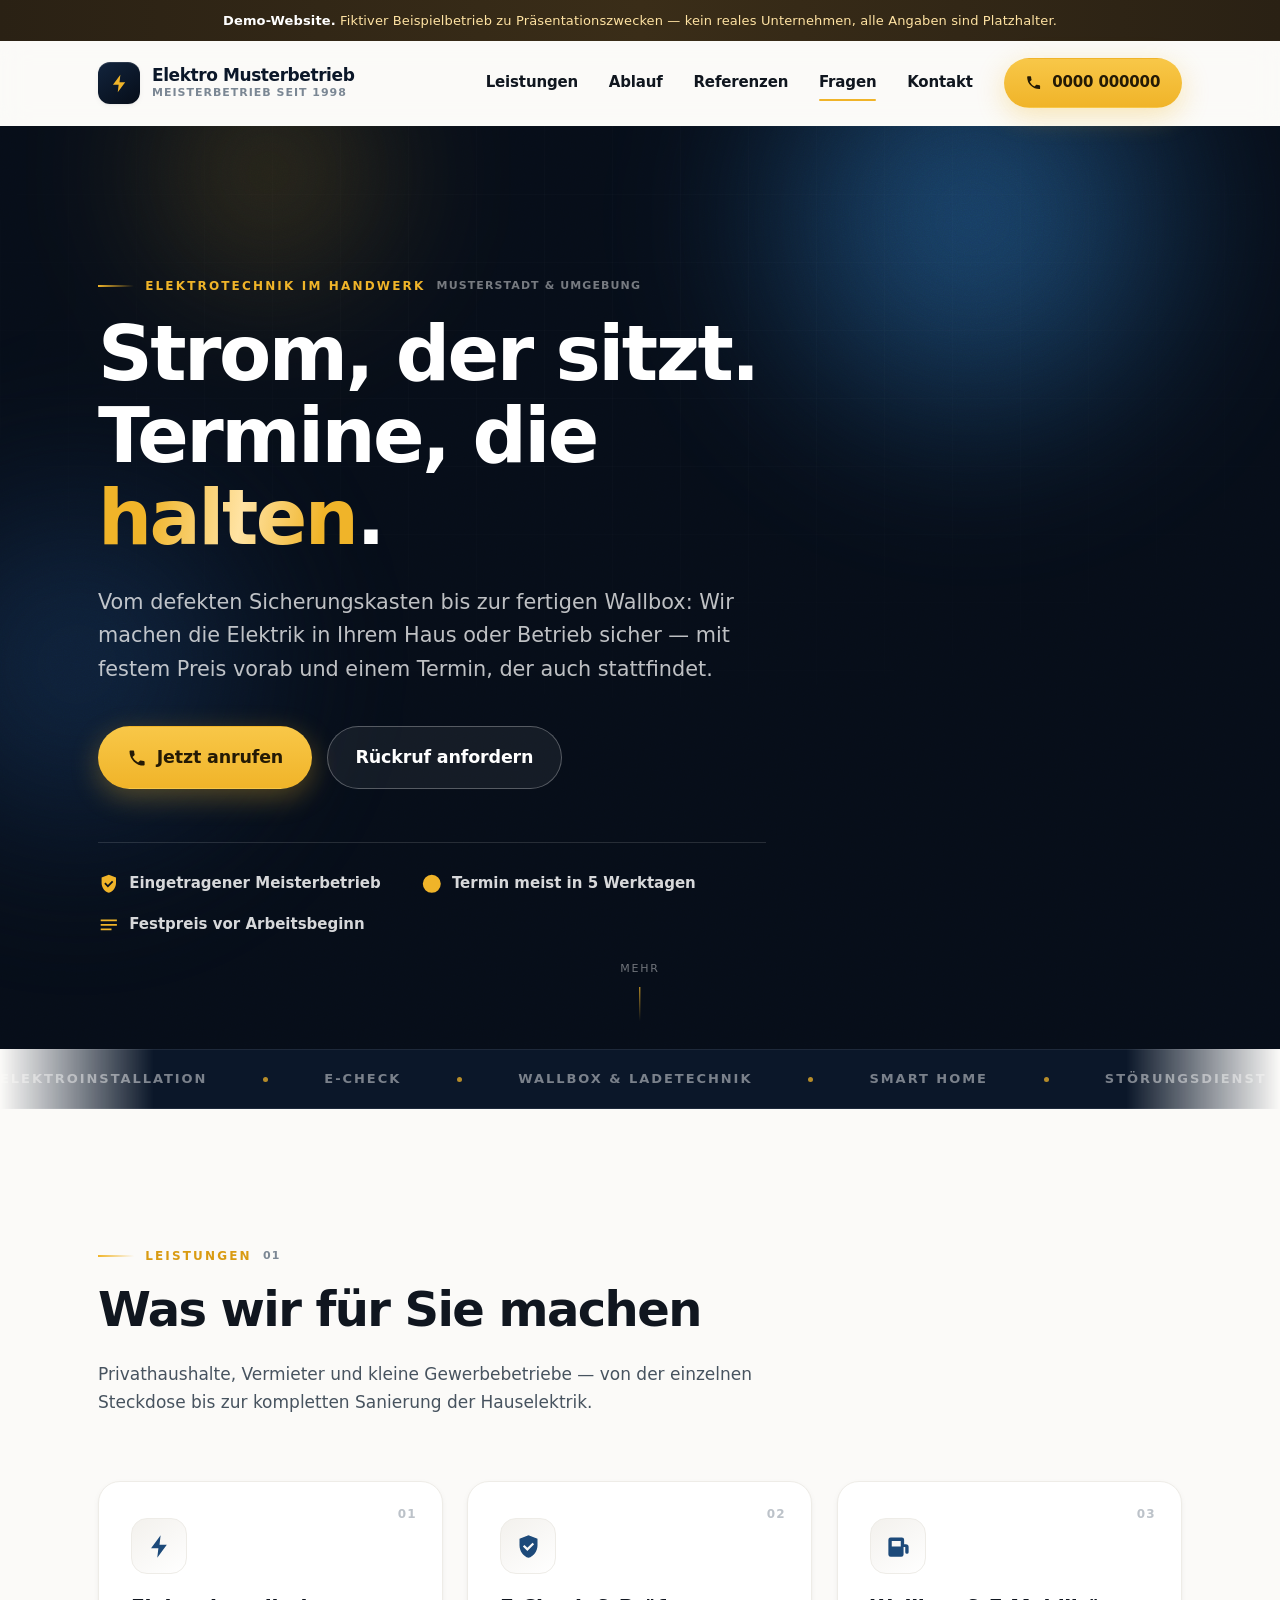
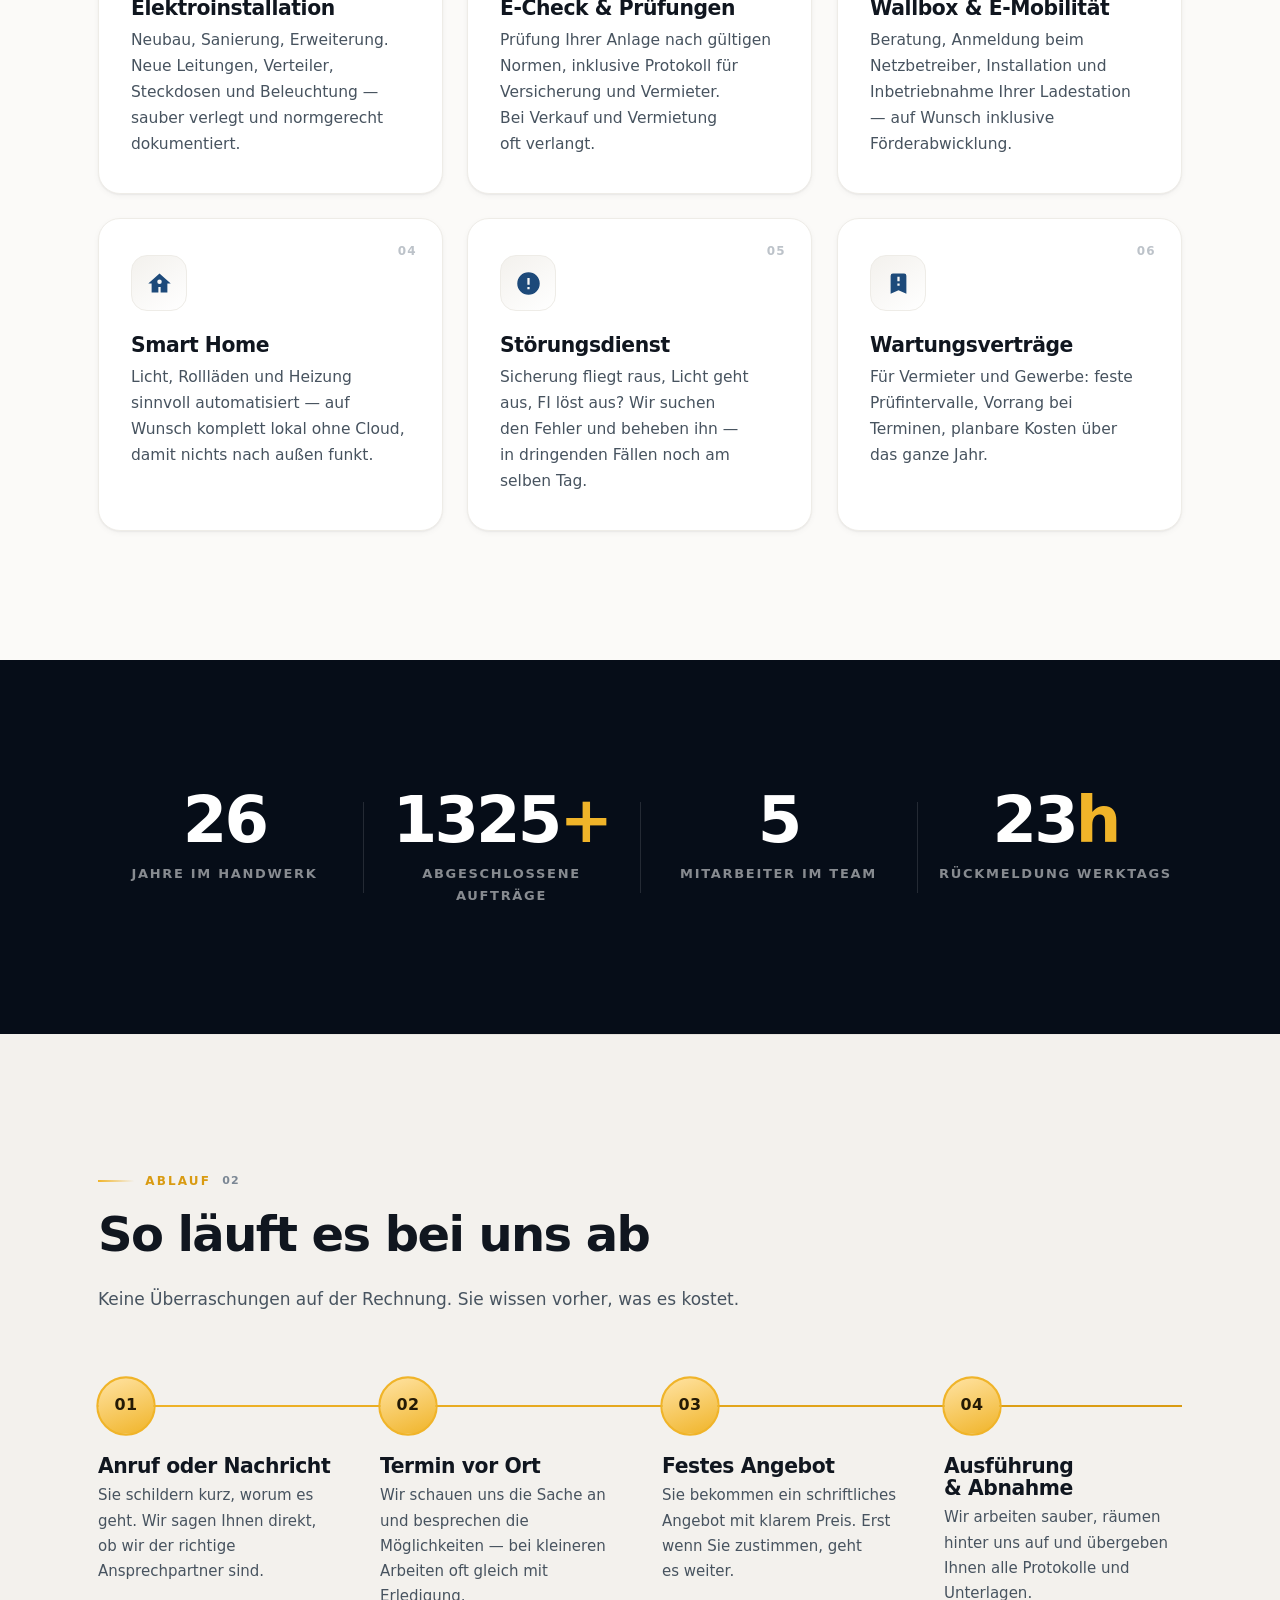
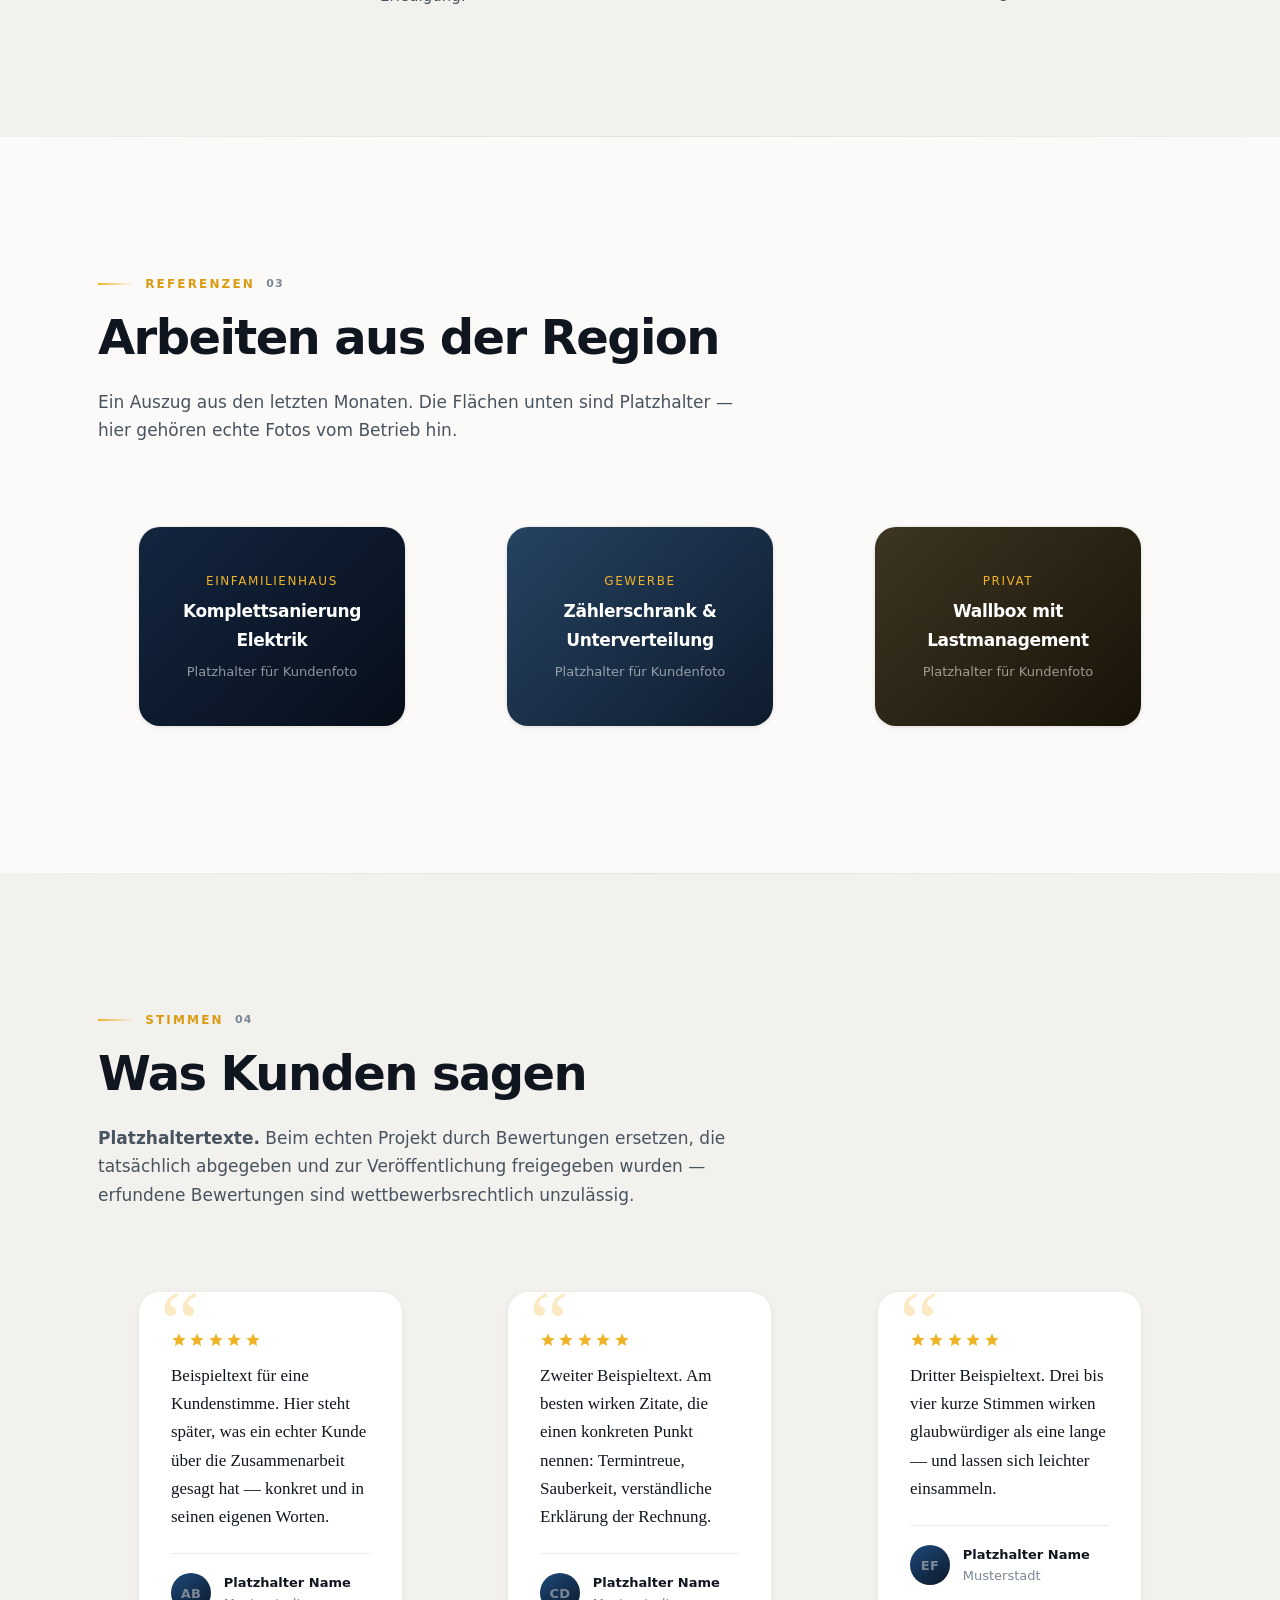
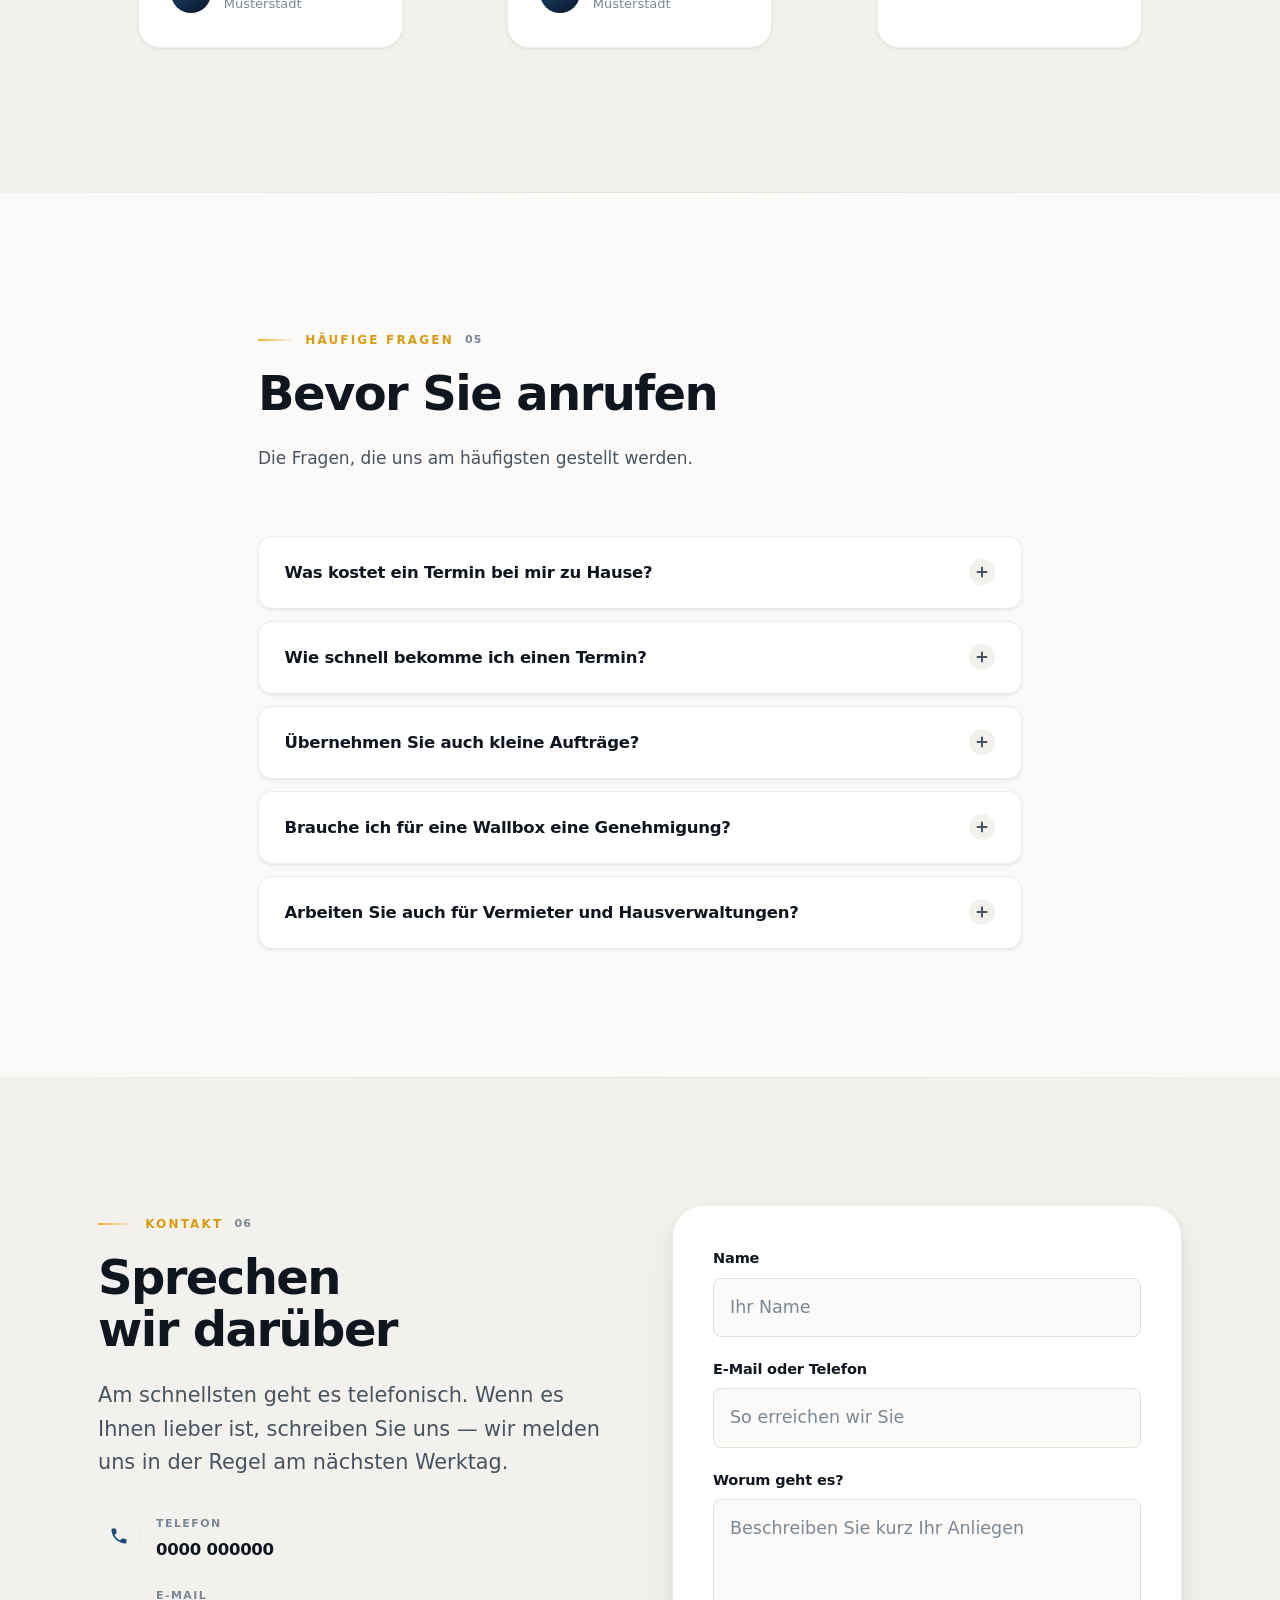
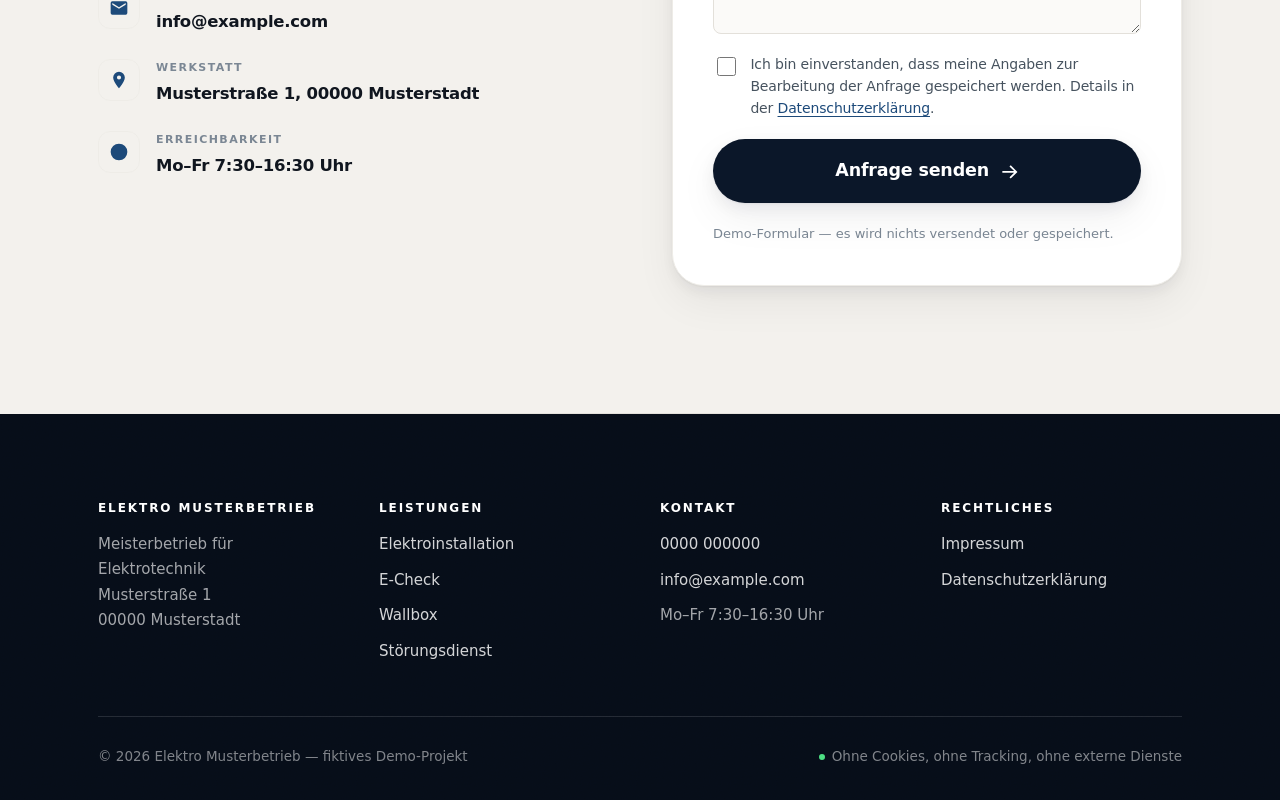
<file: index.html>
<!DOCTYPE html>
<html lang="de">
<head>
<meta charset="utf-8">
<meta name="viewport" content="width=device-width, initial-scale=1">
<title>Elektro Musterbetrieb — Elektroinstallation &amp; E-Check im Raum Musterstadt</title>
<meta name="description" content="Meisterbetrieb für Elektroinstallation, E-Check, Wallbox und Smart Home im Raum Musterstadt. Fester Preis vorab, Termin meist innerhalb einer Woche.">
<meta name="robots" content="noindex, nofollow">
<meta name="theme-color" content="#060d18">
<link rel="stylesheet" href="style.css">
<!-- muss vor dem Rendern laufen, sonst blitzen die Inhalte kurz auf -->
<script>document.documentElement.className += ' js';</script>
</head>
<body>

<a class="skip-link" href="#main">Zum Inhalt springen</a>
<div class="progress" aria-hidden="true"></div>

<!-- Demo-Hinweis: bei einem echten Kundenprojekt entfaellt dieser Block -->
<div class="demo-bar">
  <strong>Demo-Website.</strong> Fiktiver Beispielbetrieb zu Präsentationszwecken — kein reales Unternehmen, alle Angaben sind Platzhalter.
</div>

<header class="site-header">
  <div class="wrap site-header__inner">
    <a class="logo" href="#top">
      <span class="logo__mark" aria-hidden="true">
        <svg viewBox="0 0 24 24" fill="currentColor"><path d="M13 2 4.5 13.5H11L10 22l8.5-11.5H12L13 2z"/></svg>
      </span>
      <span>Elektro Musterbetrieb<small>Meisterbetrieb seit 1998</small></span>
    </a>

    <nav class="nav" aria-label="Hauptnavigation">
      <div class="nav__links">
        <a href="#leistungen">Leistungen</a>
        <a href="#ablauf">Ablauf</a>
        <a href="#referenzen">Referenzen</a>
        <a href="#faq">Fragen</a>
        <a href="#kontakt">Kontakt</a>
      </div>
      <a class="btn btn--primary btn--sm" href="tel:+490000000000">
        <svg viewBox="0 0 24 24" fill="currentColor" aria-hidden="true"><path d="M6.6 10.8a15.1 15.1 0 0 0 6.6 6.6l2.2-2.2c.3-.3.7-.4 1-.2 1.2.4 2.4.6 3.6.6.6 0 1 .4 1 1V20c0 .6-.4 1-1 1A17 17 0 0 1 3 4c0-.6.4-1 1-1h3.5c.6 0 1 .4 1 1 0 1.3.2 2.5.6 3.6.1.4 0 .8-.2 1l-2.3 2.2z"/></svg>
        <span>0000 000000</span>
      </a>
    </nav>
  </div>
</header>

<main id="main">

  <!-- Hero -->
  <section class="hero" id="top">
    <div class="hero__aura" aria-hidden="true"><span></span><span></span><span></span></div>
    <div class="hero__grid" aria-hidden="true"></div>

    <div class="wrap">
      <div class="hero__inner" data-stagger="120">
        <span class="eyebrow" data-num="Musterstadt &amp; Umgebung" data-reveal>Elektrotechnik im Handwerk</span>

        <h1 data-reveal>Strom, der sitzt.<br>Termine, die <em>halten</em>.</h1>

        <p class="lede hero__lede" data-reveal>
          Vom defekten Sicherungskasten bis zur fertigen Wallbox: Wir machen die
          Elektrik in Ihrem Haus oder Betrieb sicher — mit festem Preis vorab
          und einem Termin, der auch stattfindet.
        </p>

        <div class="hero__actions" data-reveal>
          <a class="btn btn--primary" href="tel:+490000000000">
            <svg viewBox="0 0 24 24" fill="currentColor" aria-hidden="true"><path d="M6.6 10.8a15.1 15.1 0 0 0 6.6 6.6l2.2-2.2c.3-.3.7-.4 1-.2 1.2.4 2.4.6 3.6.6.6 0 1 .4 1 1V20c0 .6-.4 1-1 1A17 17 0 0 1 3 4c0-.6.4-1 1-1h3.5c.6 0 1 .4 1 1 0 1.3.2 2.5.6 3.6.1.4 0 .8-.2 1l-2.3 2.2z"/></svg>
            Jetzt anrufen
          </a>
          <a class="btn btn--ghost" href="#kontakt">Rückruf anfordern</a>
        </div>

        <ul class="hero__trust" data-reveal>
          <li>
            <svg viewBox="0 0 24 24" fill="currentColor" aria-hidden="true"><path d="M12 2 4 5v6c0 5 3.4 9.7 8 11 4.6-1.3 8-6 8-11V5l-8-3zm-1 14-4-4 1.4-1.4L11 13.2l4.6-4.6L17 10l-6 6z"/></svg>
            Eingetragener Meisterbetrieb
          </li>
          <li>
            <svg viewBox="0 0 24 24" fill="currentColor" aria-hidden="true"><path d="M12 2a10 10 0 1 0 0 20 10 10 0 0 0 0-20zm1 10.6V6h-2v7.4l5.2 3.1 1-1.7-4.2-2.2z"/></svg>
            Termin meist in 5 Werktagen
          </li>
          <li>
            <svg viewBox="0 0 24 24" fill="currentColor" aria-hidden="true"><path d="M3 6h18v2H3V6zm0 5h18v2H3v-2zm0 5h12v2H3v-2z"/></svg>
            Festpreis vor Arbeitsbeginn
          </li>
        </ul>
      </div>
    </div>

    <a class="hero__scroll" href="#leistungen" aria-label="Weiter zu den Leistungen">
      <span>Mehr</span><i aria-hidden="true"></i>
    </a>
  </section>

  <!-- Laufband -->
  <div class="ticker" aria-hidden="true">
    <div class="ticker__track">
      <span>Elektroinstallation</span>
      <span>E-Check</span>
      <span>Wallbox &amp; Ladetechnik</span>
      <span>Smart Home</span>
      <span>Störungsdienst</span>
      <span>Zählerschrank</span>
      <span>Beleuchtung</span>
      <span>Wartungsverträge</span>
      <span>Elektroinstallation</span>
      <span>E-Check</span>
      <span>Wallbox &amp; Ladetechnik</span>
      <span>Smart Home</span>
      <span>Störungsdienst</span>
      <span>Zählerschrank</span>
      <span>Beleuchtung</span>
      <span>Wartungsverträge</span>
    </div>
  </div>

  <!-- Leistungen -->
  <section class="section" id="leistungen">
    <div class="wrap">
      <div class="section-head" data-reveal>
        <span class="eyebrow" data-num="01">Leistungen</span>
        <h2>Was wir für Sie machen</h2>
        <p>Privathaushalte, Vermieter und kleine Gewerbebetriebe — von der einzelnen
           Steckdose bis zur kompletten Sanierung der Hauselektrik.</p>
      </div>

      <div class="cards" data-stagger="80">
        <article class="card" data-reveal>
          <span class="card__no">01</span>
          <div class="card__icon" aria-hidden="true">
            <svg viewBox="0 0 24 24" fill="currentColor"><path d="M13 2 4.5 13.5H11L10 22l8.5-11.5H12L13 2z"/></svg>
          </div>
          <h3>Elektroinstallation</h3>
          <p>Neubau, Sanierung, Erweiterung. Neue Leitungen, Verteiler, Steckdosen und
             Beleuchtung — sauber verlegt und normgerecht dokumentiert.</p>
        </article>

        <article class="card" data-reveal>
          <span class="card__no">02</span>
          <div class="card__icon" aria-hidden="true">
            <svg viewBox="0 0 24 24" fill="currentColor"><path d="M12 2 4 5v6c0 5 3.4 9.7 8 11 4.6-1.3 8-6 8-11V5l-8-3zm-1 14-4-4 1.4-1.4L11 13.2l4.6-4.6L17 10l-6 6z"/></svg>
          </div>
          <h3>E-Check &amp; Prüfungen</h3>
          <p>Prüfung Ihrer Anlage nach gültigen Normen, inklusive Protokoll für
             Versicherung und Vermieter. Bei Verkauf und Vermietung oft verlangt.</p>
        </article>

        <article class="card" data-reveal>
          <span class="card__no">03</span>
          <div class="card__icon" aria-hidden="true">
            <svg viewBox="0 0 24 24" fill="currentColor"><path d="M5 4h10a2 2 0 0 1 2 2v4h1.5A2.5 2.5 0 0 1 21 12.5V17a1.5 1.5 0 0 1-3 0v-4.5h-1.5V19a2 2 0 0 1-2 2H5a2 2 0 0 1-2-2V6a2 2 0 0 1 2-2zm1 3v5h8V7H6z"/></svg>
          </div>
          <h3>Wallbox &amp; E-Mobilität</h3>
          <p>Beratung, Anmeldung beim Netzbetreiber, Installation und Inbetriebnahme
             Ihrer Ladestation — auf Wunsch inklusive Förderabwicklung.</p>
        </article>

        <article class="card" data-reveal>
          <span class="card__no">04</span>
          <div class="card__icon" aria-hidden="true">
            <svg viewBox="0 0 24 24" fill="currentColor"><path d="M12 3 2 12h3v8h6v-5h2v5h6v-8h3L12 3zm0 5.5a2 2 0 1 1 0 4 2 2 0 0 1 0-4z"/></svg>
          </div>
          <h3>Smart Home</h3>
          <p>Licht, Rollläden und Heizung sinnvoll automatisiert — auf Wunsch komplett
             lokal ohne Cloud, damit nichts nach außen funkt.</p>
        </article>

        <article class="card" data-reveal>
          <span class="card__no">05</span>
          <div class="card__icon" aria-hidden="true">
            <svg viewBox="0 0 24 24" fill="currentColor"><path d="M12 2a10 10 0 1 0 0 20 10 10 0 0 0 0-20zm1 15h-2v-2h2v2zm0-4h-2V7h2v6z"/></svg>
          </div>
          <h3>Störungsdienst</h3>
          <p>Sicherung fliegt raus, Licht geht aus, FI löst aus? Wir suchen den Fehler
             und beheben ihn — in dringenden Fällen noch am selben Tag.</p>
        </article>

        <article class="card" data-reveal>
          <span class="card__no">06</span>
          <div class="card__icon" aria-hidden="true">
            <svg viewBox="0 0 24 24" fill="currentColor"><path d="M17 3H7a2 2 0 0 0-2 2v16l7-3 7 3V5a2 2 0 0 0-2-2zm-4 11h-2v-2h2v2zm0-4h-2V6h2v4z"/></svg>
          </div>
          <h3>Wartungsverträge</h3>
          <p>Für Vermieter und Gewerbe: feste Prüfintervalle, Vorrang bei Terminen,
             planbare Kosten über das ganze Jahr.</p>
        </article>
      </div>
    </div>
  </section>

  <section class="section section--dark" aria-label="Zahlen zum Betrieb">
    <div class="wrap">
      <div class="stats" data-stagger="110">
        <div class="stat" data-reveal>
          <span class="stat__num"><span data-count="27" data-suffix="">0</span></span>
          <span class="stat__label">Jahre im Handwerk</span>
        </div>
        <div class="stat" data-reveal>
          <span class="stat__num"><span data-count="1400" data-suffix="">0</span><em>+</em></span>
          <span class="stat__label">Abgeschlossene Aufträge</span>
        </div>
        <div class="stat" data-reveal>
          <span class="stat__num"><span data-count="5" data-suffix="">0</span></span>
          <span class="stat__label">Mitarbeiter im Team</span>
        </div>
        <div class="stat" data-reveal>
          <span class="stat__num"><span data-count="24" data-suffix="">0</span><em>h</em></span>
          <span class="stat__label">Rückmeldung werktags</span>
        </div>
      </div>
    </div>
  </section>

  <!-- Ablauf -->
  <section class="section section--alt" id="ablauf">
    <div class="wrap">
      <div class="section-head" data-reveal>
        <span class="eyebrow" data-num="02">Ablauf</span>
        <h2>So läuft es bei uns ab</h2>
        <p>Keine Überraschungen auf der Rechnung. Sie wissen vorher, was es kostet.</p>
      </div>

      <ol class="steps">
        <li class="step">
          <h3>Anruf oder Nachricht</h3>
          <p>Sie schildern kurz, worum es geht. Wir sagen Ihnen direkt, ob wir der
             richtige Ansprechpartner sind.</p>
        </li>
        <li class="step">
          <h3>Termin vor Ort</h3>
          <p>Wir schauen uns die Sache an und besprechen die Möglichkeiten — bei
             kleineren Arbeiten oft gleich mit Erledigung.</p>
        </li>
        <li class="step">
          <h3>Festes Angebot</h3>
          <p>Sie bekommen ein schriftliches Angebot mit klarem Preis. Erst wenn Sie
             zustimmen, geht es weiter.</p>
        </li>
        <li class="step">
          <h3>Ausführung &amp; Abnahme</h3>
          <p>Wir arbeiten sauber, räumen hinter uns auf und übergeben Ihnen alle
             Protokolle und Unterlagen.</p>
        </li>
      </ol>
    </div>
  </section>

  <!-- Referenzen -->
  <section class="section" id="referenzen">
    <div class="wrap">
      <div class="section-head" data-reveal>
        <span class="eyebrow" data-num="03">Referenzen</span>
        <h2>Arbeiten aus der Region</h2>
        <p>Ein Auszug aus den letzten Monaten. Die Flächen unten sind Platzhalter —
           hier gehören echte Fotos vom Betrieb hin.</p>
      </div>

      <div class="gallery" data-stagger="100">
        <figure class="shot" data-reveal="zoom">
          <div class="shot__ph" aria-hidden="true"></div>
          <figcaption class="shot__label">
            <span>Einfamilienhaus</span>
            <strong>Komplettsanierung Elektrik</strong>
            <small>Platzhalter für Kundenfoto</small>
          </figcaption>
        </figure>
        <figure class="shot" data-reveal="zoom">
          <div class="shot__ph" aria-hidden="true"></div>
          <figcaption class="shot__label">
            <span>Gewerbe</span>
            <strong>Zählerschrank &amp; Unterverteilung</strong>
            <small>Platzhalter für Kundenfoto</small>
          </figcaption>
        </figure>
        <figure class="shot" data-reveal="zoom">
          <div class="shot__ph" aria-hidden="true"></div>
          <figcaption class="shot__label">
            <span>Privat</span>
            <strong>Wallbox mit Lastmanagement</strong>
            <small>Platzhalter für Kundenfoto</small>
          </figcaption>
        </figure>
      </div>
    </div>
  </section>

  <section class="section section--alt" aria-label="Kundenstimmen">
    <div class="wrap">
      <div class="section-head" data-reveal>
        <span class="eyebrow" data-num="04">Stimmen</span>
        <h2>Was Kunden sagen</h2>
        <p><strong>Platzhaltertexte.</strong> Beim echten Projekt durch Bewertungen
           ersetzen, die tatsächlich abgegeben und zur Veröffentlichung freigegeben
           wurden — erfundene Bewertungen sind wettbewerbsrechtlich unzulässig.</p>
      </div>

      <div class="quotes" data-stagger="90">
        <figure class="quote" data-reveal>
          <div class="stars" aria-label="5 von 5 Sternen">
            <svg viewBox="0 0 24 24" fill="currentColor"><path d="m12 17.3-6.2 3.7 1.6-7L2 9.2l7.1-.6L12 2l2.9 6.6 7.1.6-5.4 4.8 1.6 7z"/></svg>
            <svg viewBox="0 0 24 24" fill="currentColor"><path d="m12 17.3-6.2 3.7 1.6-7L2 9.2l7.1-.6L12 2l2.9 6.6 7.1.6-5.4 4.8 1.6 7z"/></svg>
            <svg viewBox="0 0 24 24" fill="currentColor"><path d="m12 17.3-6.2 3.7 1.6-7L2 9.2l7.1-.6L12 2l2.9 6.6 7.1.6-5.4 4.8 1.6 7z"/></svg>
            <svg viewBox="0 0 24 24" fill="currentColor"><path d="m12 17.3-6.2 3.7 1.6-7L2 9.2l7.1-.6L12 2l2.9 6.6 7.1.6-5.4 4.8 1.6 7z"/></svg>
            <svg viewBox="0 0 24 24" fill="currentColor"><path d="m12 17.3-6.2 3.7 1.6-7L2 9.2l7.1-.6L12 2l2.9 6.6 7.1.6-5.4 4.8 1.6 7z"/></svg>
          </div>
          <blockquote>Beispieltext für eine Kundenstimme. Hier steht später, was ein
            echter Kunde über die Zusammenarbeit gesagt hat — konkret und in seinen
            eigenen Worten.</blockquote>
          <figcaption>
            <span class="quote__avatar" aria-hidden="true">AB</span>
            <span><strong>Platzhalter Name</strong><span>Musterstadt</span></span>
          </figcaption>
        </figure>

        <figure class="quote" data-reveal>
          <div class="stars" aria-label="5 von 5 Sternen">
            <svg viewBox="0 0 24 24" fill="currentColor"><path d="m12 17.3-6.2 3.7 1.6-7L2 9.2l7.1-.6L12 2l2.9 6.6 7.1.6-5.4 4.8 1.6 7z"/></svg>
            <svg viewBox="0 0 24 24" fill="currentColor"><path d="m12 17.3-6.2 3.7 1.6-7L2 9.2l7.1-.6L12 2l2.9 6.6 7.1.6-5.4 4.8 1.6 7z"/></svg>
            <svg viewBox="0 0 24 24" fill="currentColor"><path d="m12 17.3-6.2 3.7 1.6-7L2 9.2l7.1-.6L12 2l2.9 6.6 7.1.6-5.4 4.8 1.6 7z"/></svg>
            <svg viewBox="0 0 24 24" fill="currentColor"><path d="m12 17.3-6.2 3.7 1.6-7L2 9.2l7.1-.6L12 2l2.9 6.6 7.1.6-5.4 4.8 1.6 7z"/></svg>
            <svg viewBox="0 0 24 24" fill="currentColor"><path d="m12 17.3-6.2 3.7 1.6-7L2 9.2l7.1-.6L12 2l2.9 6.6 7.1.6-5.4 4.8 1.6 7z"/></svg>
          </div>
          <blockquote>Zweiter Beispieltext. Am besten wirken Zitate, die einen
            konkreten Punkt nennen: Termintreue, Sauberkeit, verständliche Erklärung
            der Rechnung.</blockquote>
          <figcaption>
            <span class="quote__avatar" aria-hidden="true">CD</span>
            <span><strong>Platzhalter Name</strong><span>Musterstadt</span></span>
          </figcaption>
        </figure>

        <figure class="quote" data-reveal>
          <div class="stars" aria-label="5 von 5 Sternen">
            <svg viewBox="0 0 24 24" fill="currentColor"><path d="m12 17.3-6.2 3.7 1.6-7L2 9.2l7.1-.6L12 2l2.9 6.6 7.1.6-5.4 4.8 1.6 7z"/></svg>
            <svg viewBox="0 0 24 24" fill="currentColor"><path d="m12 17.3-6.2 3.7 1.6-7L2 9.2l7.1-.6L12 2l2.9 6.6 7.1.6-5.4 4.8 1.6 7z"/></svg>
            <svg viewBox="0 0 24 24" fill="currentColor"><path d="m12 17.3-6.2 3.7 1.6-7L2 9.2l7.1-.6L12 2l2.9 6.6 7.1.6-5.4 4.8 1.6 7z"/></svg>
            <svg viewBox="0 0 24 24" fill="currentColor"><path d="m12 17.3-6.2 3.7 1.6-7L2 9.2l7.1-.6L12 2l2.9 6.6 7.1.6-5.4 4.8 1.6 7z"/></svg>
            <svg viewBox="0 0 24 24" fill="currentColor"><path d="m12 17.3-6.2 3.7 1.6-7L2 9.2l7.1-.6L12 2l2.9 6.6 7.1.6-5.4 4.8 1.6 7z"/></svg>
          </div>
          <blockquote>Dritter Beispieltext. Drei bis vier kurze Stimmen wirken
            glaubwürdiger als eine lange — und lassen sich leichter einsammeln.</blockquote>
          <figcaption>
            <span class="quote__avatar" aria-hidden="true">EF</span>
            <span><strong>Platzhalter Name</strong><span>Musterstadt</span></span>
          </figcaption>
        </figure>
      </div>
    </div>
  </section>

  <!-- FAQ -->
  <section class="section" id="faq">
    <div class="wrap wrap--narrow">
      <div class="section-head" data-reveal>
        <span class="eyebrow" data-num="05">Häufige Fragen</span>
        <h2>Bevor Sie anrufen</h2>
        <p>Die Fragen, die uns am häufigsten gestellt werden.</p>
      </div>

      <div class="faq" data-stagger="70">
        <details data-reveal>
          <summary>Was kostet ein Termin bei mir zu Hause?<i aria-hidden="true"></i></summary>
          <div class="faq__body"><div><p>Die Erstbesichtigung für geplante Arbeiten ist
            kostenlos. Bei einer akuten Störung berechnen wir Anfahrt und Arbeitszeit
            nach Aufwand — den Stundensatz nennen wir Ihnen vorher am Telefon.</p></div></div>
        </details>

        <details data-reveal>
          <summary>Wie schnell bekomme ich einen Termin?<i aria-hidden="true"></i></summary>
          <div class="faq__body"><div><p>Für geplante Arbeiten liegen wir meist bei fünf
            Werktagen. Bei Störungen mit Sicherheitsrisiko — Brandgeruch, Funkenbildung,
            Stromausfall in der ganzen Wohnung — versuchen wir es noch am selben Tag.</p></div></div>
        </details>

        <details data-reveal>
          <summary>Übernehmen Sie auch kleine Aufträge?<i aria-hidden="true"></i></summary>
          <div class="faq__body"><div><p>Ja. Eine zusätzliche Steckdose oder eine defekte
            Leuchte sind für uns genauso normal wie eine Komplettsanierung. Sagen Sie am
            Telefon einfach, worum es geht.</p></div></div>
        </details>

        <details data-reveal>
          <summary>Brauche ich für eine Wallbox eine Genehmigung?<i aria-hidden="true"></i></summary>
          <div class="faq__body"><div><p>Jede Ladeeinrichtung muss beim Netzbetreiber
            angemeldet werden, ab einer bestimmten Leistung ist zusätzlich eine
            Genehmigung nötig. Die Formalitäten übernehmen wir für Sie.</p></div></div>
        </details>

        <details data-reveal>
          <summary>Arbeiten Sie auch für Vermieter und Hausverwaltungen?<i aria-hidden="true"></i></summary>
          <div class="faq__body"><div><p>Ja, mit festen Prüfintervallen und
            Sammelrechnung. Für regelmäßige Zusammenarbeit bieten wir Wartungsverträge
            mit Vorrang bei der Terminvergabe an.</p></div></div>
        </details>
      </div>
    </div>
  </section>

  <!-- Kontakt -->
  <section class="section section--alt" id="kontakt">
    <div class="wrap">
      <div class="contact">
        <div data-reveal="left">
          <span class="eyebrow" data-num="06">Kontakt</span>
          <h2>Sprechen wir darüber</h2>
          <p class="lede">Am schnellsten geht es telefonisch. Wenn es Ihnen lieber ist,
             schreiben Sie uns — wir melden uns in der Regel am nächsten Werktag.</p>

          <ul class="contact-list">
            <li>
              <i aria-hidden="true"><svg viewBox="0 0 24 24" fill="currentColor"><path d="M6.6 10.8a15.1 15.1 0 0 0 6.6 6.6l2.2-2.2c.3-.3.7-.4 1-.2 1.2.4 2.4.6 3.6.6.6 0 1 .4 1 1V20c0 .6-.4 1-1 1A17 17 0 0 1 3 4c0-.6.4-1 1-1h3.5c.6 0 1 .4 1 1 0 1.3.2 2.5.6 3.6.1.4 0 .8-.2 1l-2.3 2.2z"/></svg></i>
              <span><strong>Telefon</strong><a href="tel:+490000000000">0000 000000</a></span>
            </li>
            <li>
              <i aria-hidden="true"><svg viewBox="0 0 24 24" fill="currentColor"><path d="M20 4H4a2 2 0 0 0-2 2v12a2 2 0 0 0 2 2h16a2 2 0 0 0 2-2V6a2 2 0 0 0-2-2zm0 4-8 5-8-5V6l8 5 8-5v2z"/></svg></i>
              <span><strong>E-Mail</strong><a href="mailto:info@example.com">info@example.com</a></span>
            </li>
            <li>
              <i aria-hidden="true"><svg viewBox="0 0 24 24" fill="currentColor"><path d="M12 2a7 7 0 0 0-7 7c0 5.3 7 13 7 13s7-7.7 7-13a7 7 0 0 0-7-7zm0 9.5a2.5 2.5 0 1 1 0-5 2.5 2.5 0 0 1 0 5z"/></svg></i>
              <span><strong>Werkstatt</strong><span class="val">Musterstraße 1, 00000 Musterstadt</span></span>
            </li>
            <li>
              <i aria-hidden="true"><svg viewBox="0 0 24 24" fill="currentColor"><path d="M12 2a10 10 0 1 0 0 20 10 10 0 0 0 0-20zm1 10.6V6h-2v7.4l5.2 3.1 1-1.7-4.2-2.2z"/></svg></i>
              <span><strong>Erreichbarkeit</strong><span class="val">Mo–Fr 7:30–16:30 Uhr</span></span>
            </li>
          </ul>
        </div>

        <!-- action bewusst leer, solange kein Empfangsweg feststeht -->
        <form class="form" action="#" method="post" data-reveal="right">
          <div class="field">
            <label for="name">Name</label>
            <input type="text" id="name" name="name" autocomplete="name" placeholder="Ihr Name" required>
          </div>
          <div class="field">
            <label for="kontakt">E-Mail oder Telefon</label>
            <input type="text" id="kontakt" name="kontakt" autocomplete="email" placeholder="So erreichen wir Sie" required>
          </div>
          <div class="field">
            <label for="nachricht">Worum geht es?</label>
            <textarea id="nachricht" name="nachricht" placeholder="Beschreiben Sie kurz Ihr Anliegen" required></textarea>
          </div>
          <div class="field field--check">
            <input type="checkbox" id="dsgvo" name="dsgvo" required>
            <label for="dsgvo">Ich bin einverstanden, dass meine Angaben zur Bearbeitung
              der Anfrage gespeichert werden. Details in der
              <a href="datenschutz.html">Datenschutzerklärung</a>.</label>
          </div>
          <button class="btn btn--solid" type="submit">
            Anfrage senden
            <svg viewBox="0 0 24 24" fill="currentColor" aria-hidden="true"><path d="M4 12h14l-5.5-5.5L14 5l8 8-8 8-1.5-1.5L18 14H4v-2z"/></svg>
          </button>
          <p class="form__note">Demo-Formular — es wird nichts versendet oder gespeichert.</p>
        </form>
      </div>
    </div>
  </section>

</main>

<footer class="site-footer">
  <div class="wrap">
    <div class="footer-grid">
      <div>
        <h3>Elektro Musterbetrieb</h3>
        <p>Meisterbetrieb für Elektrotechnik<br>Musterstraße 1<br>00000 Musterstadt</p>
      </div>
      <div>
        <h3>Leistungen</h3>
        <ul>
          <li><a href="#leistungen">Elektroinstallation</a></li>
          <li><a href="#leistungen">E-Check</a></li>
          <li><a href="#leistungen">Wallbox</a></li>
          <li><a href="#leistungen">Störungsdienst</a></li>
        </ul>
      </div>
      <div>
        <h3>Kontakt</h3>
        <ul>
          <li><a href="tel:+490000000000">0000 000000</a></li>
          <li><a href="mailto:info@example.com">info@example.com</a></li>
          <li>Mo–Fr 7:30–16:30 Uhr</li>
        </ul>
      </div>
      <div>
        <h3>Rechtliches</h3>
        <ul>
          <li><a href="impressum.html">Impressum</a></li>
          <li><a href="datenschutz.html">Datenschutzerklärung</a></li>
        </ul>
      </div>
    </div>

    <div class="footer-bottom">
      <span>© 2026 Elektro Musterbetrieb — fiktives Demo-Projekt</span>
      <span class="footer-badge"><b aria-hidden="true"></b>Ohne Cookies, ohne Tracking, ohne externe Dienste</span>
    </div>
  </div>
</footer>

<div class="call-bar">
  <a class="btn btn--primary" href="tel:+490000000000">
    <svg viewBox="0 0 24 24" fill="currentColor" aria-hidden="true"><path d="M6.6 10.8a15.1 15.1 0 0 0 6.6 6.6l2.2-2.2c.3-.3.7-.4 1-.2 1.2.4 2.4.6 3.6.6.6 0 1 .4 1 1V20c0 .6-.4 1-1 1A17 17 0 0 1 3 4c0-.6.4-1 1-1h3.5c.6 0 1 .4 1 1 0 1.3.2 2.5.6 3.6.1.4 0 .8-.2 1l-2.3 2.2z"/></svg>
    Anrufen
  </a>
  <a class="btn btn--outline" href="#kontakt">Nachricht</a>
</div>

<script src="app.js"></script>
</body>
</html>
</file>
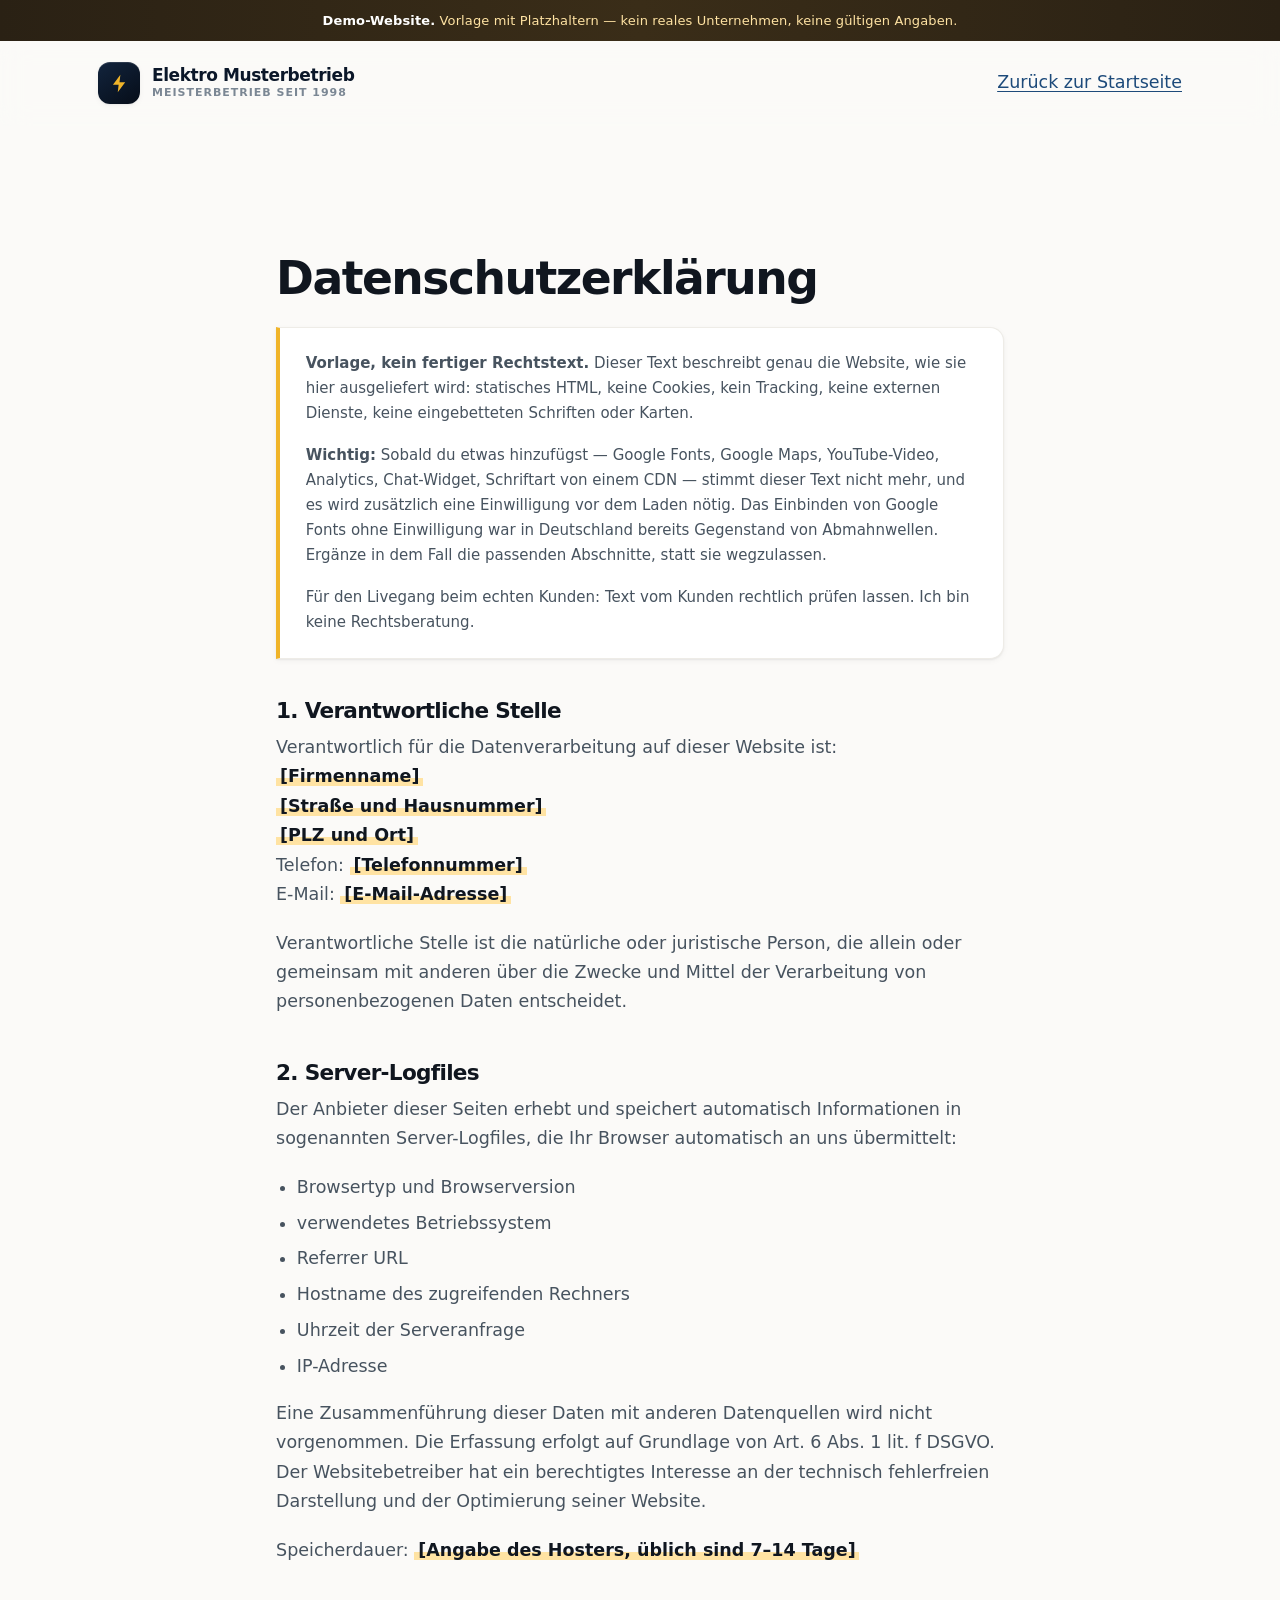
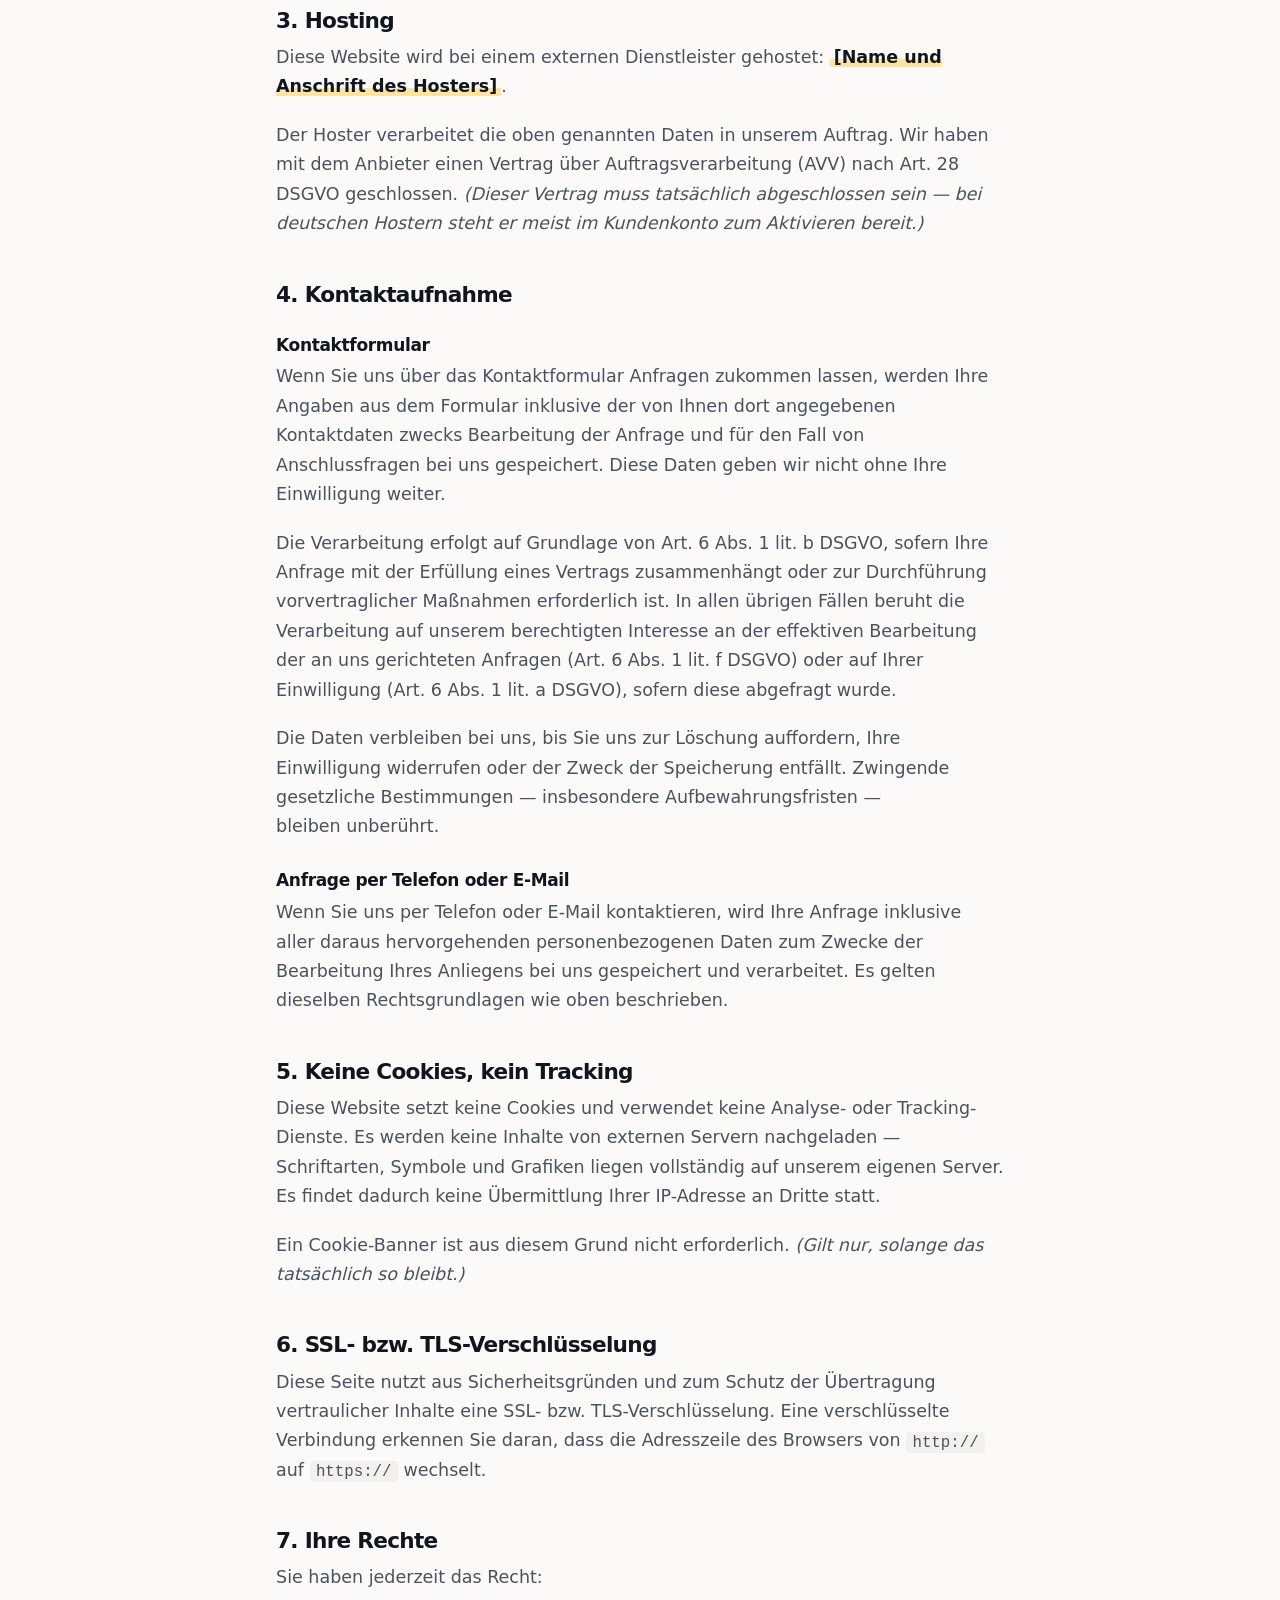
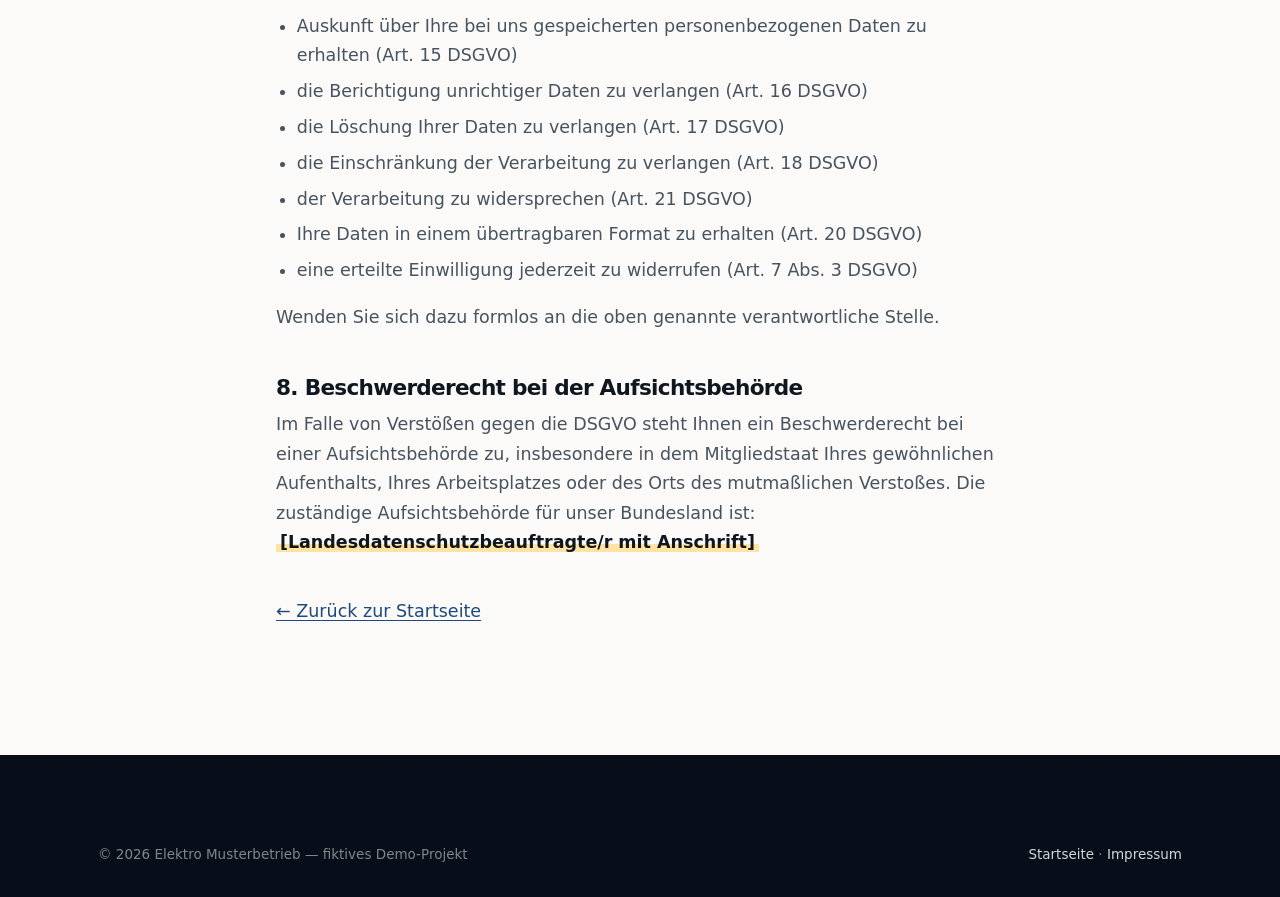
<file: datenschutz.html>
<!DOCTYPE html>
<html lang="de">
<head>
<meta charset="utf-8">
<meta name="viewport" content="width=device-width, initial-scale=1">
<title>Datenschutzerklärung — Elektro Musterbetrieb (Demo)</title>
<meta name="robots" content="noindex, nofollow">
<link rel="stylesheet" href="style.css">
</head>
<body>

<a class="skip-link" href="#main">Zum Inhalt springen</a>

<div class="demo-bar">
  <strong>Demo-Website.</strong> Vorlage mit Platzhaltern — kein reales Unternehmen, keine gültigen Angaben.
</div>

<header class="site-header">
  <div class="wrap site-header__inner">
    <a class="logo" href="index.html">
      <span class="logo__mark" aria-hidden="true">
        <svg viewBox="0 0 24 24" fill="currentColor"><path d="M13 2 4.5 13.5H11L10 22l8.5-11.5H12L13 2z"/></svg>
      </span>
      <span>Elektro Musterbetrieb<small>Meisterbetrieb seit 1998</small></span>
    </a>
    <nav class="nav" aria-label="Hauptnavigation">
      <a href="index.html">Zurück zur Startseite</a>
    </nav>
  </div>
</header>

<main id="main" class="section">
  <div class="wrap legal">

    <h1>Datenschutzerklärung</h1>

    <div class="notice">
      <p><strong>Vorlage, kein fertiger Rechtstext.</strong> Dieser Text beschreibt genau
      die Website, wie sie hier ausgeliefert wird: statisches HTML, keine Cookies, kein
      Tracking, keine externen Dienste, keine eingebetteten Schriften oder Karten.</p>
      <p><strong>Wichtig:</strong> Sobald du etwas hinzufügst — Google Fonts, Google Maps,
      YouTube-Video, Analytics, Chat-Widget, Schriftart von einem CDN — stimmt dieser Text
      nicht mehr, und es wird zusätzlich eine Einwilligung vor dem Laden nötig. Das
      Einbinden von Google Fonts ohne Einwilligung war in Deutschland bereits Gegenstand
      von Abmahnwellen. Ergänze in dem Fall die passenden Abschnitte, statt sie wegzulassen.</p>
      <p>Für den Livegang beim echten Kunden: Text vom Kunden rechtlich prüfen lassen.
      Ich bin keine Rechtsberatung.</p>
    </div>

    <h2>1. Verantwortliche Stelle</h2>
    <p>
      Verantwortlich für die Datenverarbeitung auf dieser Website ist:<br>
      <span class="placeholder">[Firmenname]</span><br>
      <span class="placeholder">[Straße und Hausnummer]</span><br>
      <span class="placeholder">[PLZ und Ort]</span><br>
      Telefon: <span class="placeholder">[Telefonnummer]</span><br>
      E-Mail: <span class="placeholder">[E-Mail-Adresse]</span>
    </p>
    <p>
      Verantwortliche Stelle ist die natürliche oder juristische Person, die allein oder
      gemeinsam mit anderen über die Zwecke und Mittel der Verarbeitung von
      personenbezogenen Daten entscheidet.
    </p>

    <h2>2. Server-Logfiles</h2>
    <p>
      Der Anbieter dieser Seiten erhebt und speichert automatisch Informationen in
      sogenannten Server-Logfiles, die Ihr Browser automatisch an uns übermittelt:
    </p>
    <ul>
      <li>Browsertyp und Browserversion</li>
      <li>verwendetes Betriebssystem</li>
      <li>Referrer URL</li>
      <li>Hostname des zugreifenden Rechners</li>
      <li>Uhrzeit der Serveranfrage</li>
      <li>IP-Adresse</li>
    </ul>
    <p>
      Eine Zusammenführung dieser Daten mit anderen Datenquellen wird nicht vorgenommen.
      Die Erfassung erfolgt auf Grundlage von Art. 6 Abs. 1 lit. f DSGVO. Der
      Websitebetreiber hat ein berechtigtes Interesse an der technisch fehlerfreien
      Darstellung und der Optimierung seiner Website.
    </p>
    <p>
      Speicherdauer: <span class="placeholder">[Angabe des Hosters, üblich sind 7–14 Tage]</span>
    </p>

    <h2>3. Hosting</h2>
    <p>
      Diese Website wird bei einem externen Dienstleister gehostet:
      <span class="placeholder">[Name und Anschrift des Hosters]</span>.
    </p>
    <p>
      Der Hoster verarbeitet die oben genannten Daten in unserem Auftrag. Wir haben mit
      dem Anbieter einen Vertrag über Auftragsverarbeitung (AVV) nach Art. 28 DSGVO
      geschlossen.
      <em>(Dieser Vertrag muss tatsächlich abgeschlossen sein — bei deutschen Hostern
      steht er meist im Kundenkonto zum Aktivieren bereit.)</em>
    </p>

    <h2>4. Kontaktaufnahme</h2>
    <h3>Kontaktformular</h3>
    <p>
      Wenn Sie uns über das Kontaktformular Anfragen zukommen lassen, werden Ihre Angaben
      aus dem Formular inklusive der von Ihnen dort angegebenen Kontaktdaten zwecks
      Bearbeitung der Anfrage und für den Fall von Anschlussfragen bei uns gespeichert.
      Diese Daten geben wir nicht ohne Ihre Einwilligung weiter.
    </p>
    <p>
      Die Verarbeitung erfolgt auf Grundlage von Art. 6 Abs. 1 lit. b DSGVO, sofern Ihre
      Anfrage mit der Erfüllung eines Vertrags zusammenhängt oder zur Durchführung
      vorvertraglicher Maßnahmen erforderlich ist. In allen übrigen Fällen beruht die
      Verarbeitung auf unserem berechtigten Interesse an der effektiven Bearbeitung der
      an uns gerichteten Anfragen (Art. 6 Abs. 1 lit. f DSGVO) oder auf Ihrer
      Einwilligung (Art. 6 Abs. 1 lit. a DSGVO), sofern diese abgefragt wurde.
    </p>
    <p>
      Die Daten verbleiben bei uns, bis Sie uns zur Löschung auffordern, Ihre Einwilligung
      widerrufen oder der Zweck der Speicherung entfällt. Zwingende gesetzliche
      Bestimmungen — insbesondere Aufbewahrungsfristen — bleiben unberührt.
    </p>

    <h3>Anfrage per Telefon oder E-Mail</h3>
    <p>
      Wenn Sie uns per Telefon oder E-Mail kontaktieren, wird Ihre Anfrage inklusive aller
      daraus hervorgehenden personenbezogenen Daten zum Zwecke der Bearbeitung Ihres
      Anliegens bei uns gespeichert und verarbeitet. Es gelten dieselben Rechtsgrundlagen
      wie oben beschrieben.
    </p>

    <h2>5. Keine Cookies, kein Tracking</h2>
    <p>
      Diese Website setzt keine Cookies und verwendet keine Analyse- oder Tracking-Dienste.
      Es werden keine Inhalte von externen Servern nachgeladen — Schriftarten, Symbole und
      Grafiken liegen vollständig auf unserem eigenen Server. Es findet dadurch keine
      Übermittlung Ihrer IP-Adresse an Dritte statt.
    </p>
    <p>
      Ein Cookie-Banner ist aus diesem Grund nicht erforderlich.
      <em>(Gilt nur, solange das tatsächlich so bleibt.)</em>
    </p>

    <h2>6. SSL- bzw. TLS-Verschlüsselung</h2>
    <p>
      Diese Seite nutzt aus Sicherheitsgründen und zum Schutz der Übertragung
      vertraulicher Inhalte eine SSL- bzw. TLS-Verschlüsselung. Eine verschlüsselte
      Verbindung erkennen Sie daran, dass die Adresszeile des Browsers von
      <code>http://</code> auf <code>https://</code> wechselt.
    </p>

    <h2>7. Ihre Rechte</h2>
    <p>Sie haben jederzeit das Recht:</p>
    <ul>
      <li>Auskunft über Ihre bei uns gespeicherten personenbezogenen Daten zu erhalten (Art. 15 DSGVO)</li>
      <li>die Berichtigung unrichtiger Daten zu verlangen (Art. 16 DSGVO)</li>
      <li>die Löschung Ihrer Daten zu verlangen (Art. 17 DSGVO)</li>
      <li>die Einschränkung der Verarbeitung zu verlangen (Art. 18 DSGVO)</li>
      <li>der Verarbeitung zu widersprechen (Art. 21 DSGVO)</li>
      <li>Ihre Daten in einem übertragbaren Format zu erhalten (Art. 20 DSGVO)</li>
      <li>eine erteilte Einwilligung jederzeit zu widerrufen (Art. 7 Abs. 3 DSGVO)</li>
    </ul>
    <p>
      Wenden Sie sich dazu formlos an die oben genannte verantwortliche Stelle.
    </p>

    <h2>8. Beschwerderecht bei der Aufsichtsbehörde</h2>
    <p>
      Im Falle von Verstößen gegen die DSGVO steht Ihnen ein Beschwerderecht bei einer
      Aufsichtsbehörde zu, insbesondere in dem Mitgliedstaat Ihres gewöhnlichen
      Aufenthalts, Ihres Arbeitsplatzes oder des Orts des mutmaßlichen Verstoßes. Die
      zuständige Aufsichtsbehörde für unser Bundesland ist:
      <span class="placeholder">[Landesdatenschutzbeauftragte/r mit Anschrift]</span>
    </p>

    <p style="margin-top:2.5rem"><a href="index.html">← Zurück zur Startseite</a></p>

  </div>
</main>

<footer class="site-footer">
  <div class="wrap">
    <div class="footer-bottom" style="margin-top:0;border-top:0;padding-top:0">
      <span>© 2026 Elektro Musterbetrieb — fiktives Demo-Projekt</span>
      <span><a href="index.html">Startseite</a> · <a href="impressum.html">Impressum</a></span>
    </div>
  </div>
</footer>

</body>
</html>
</file>
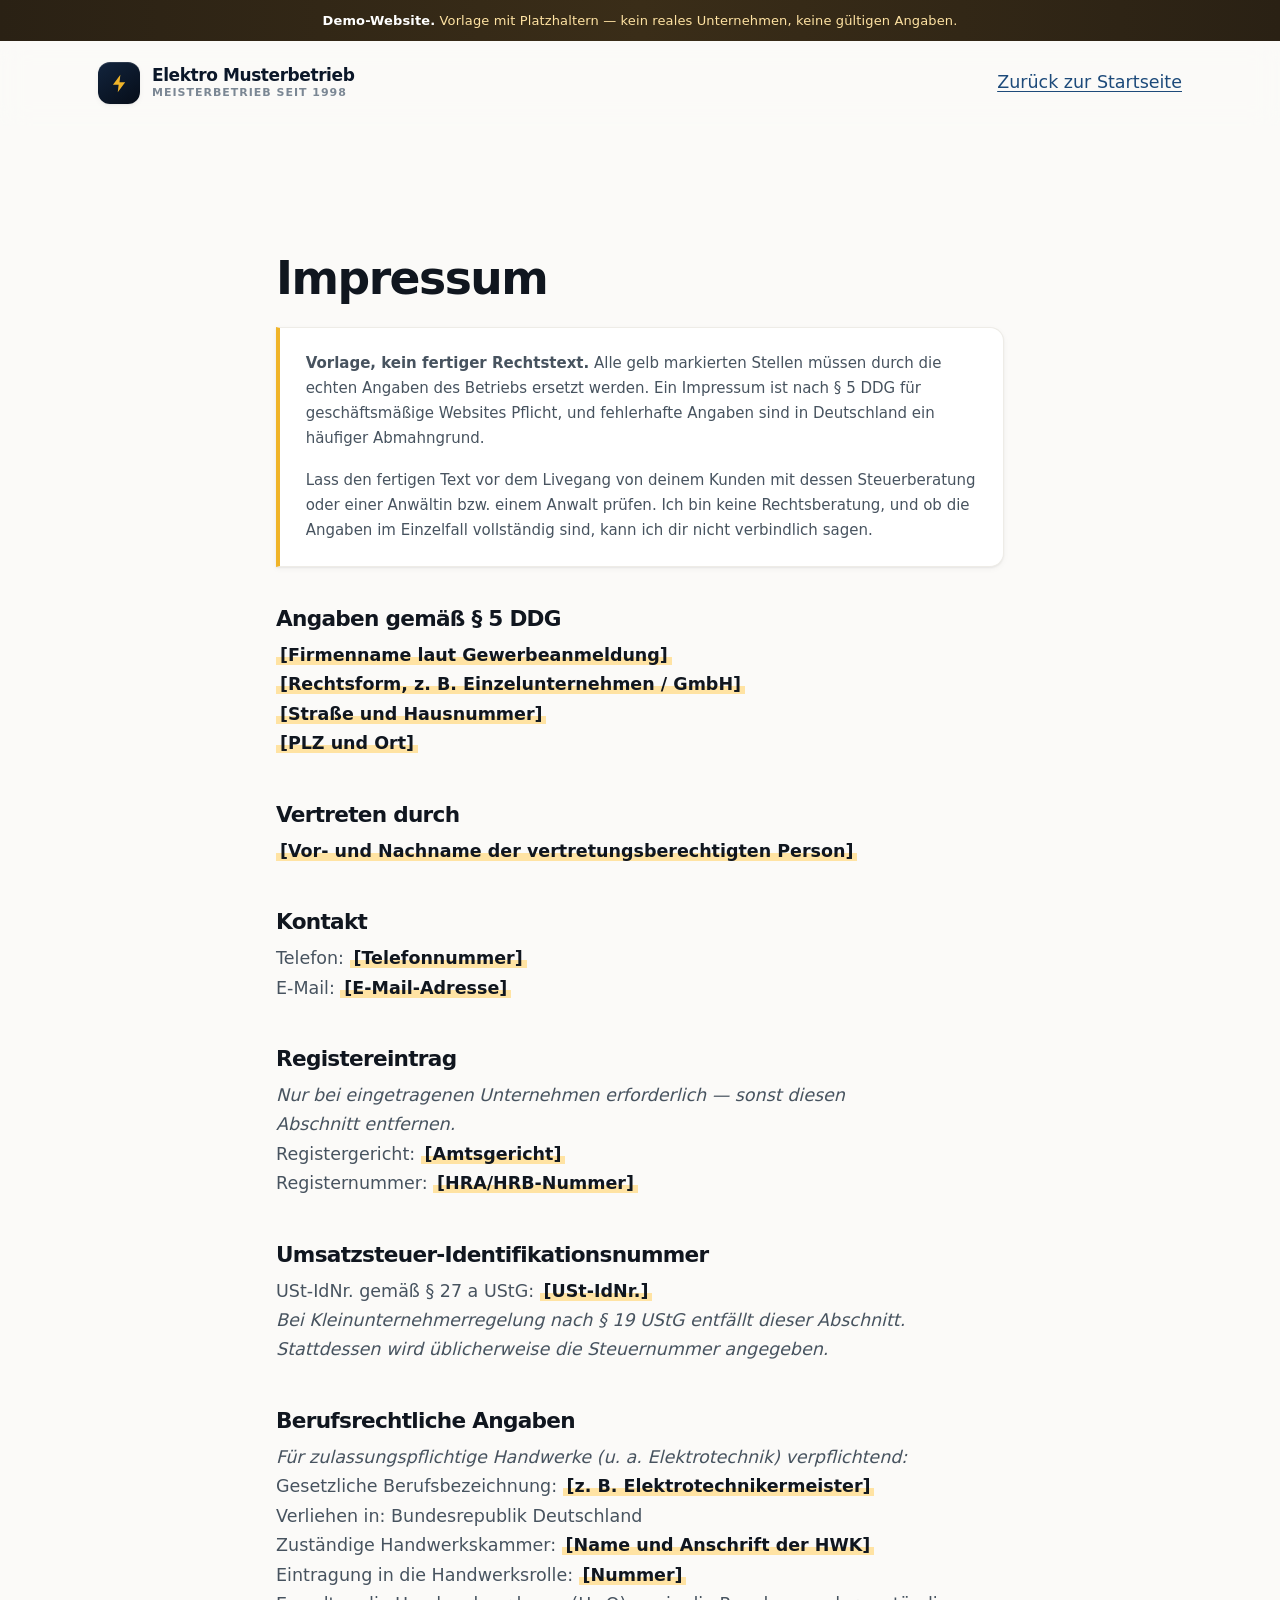
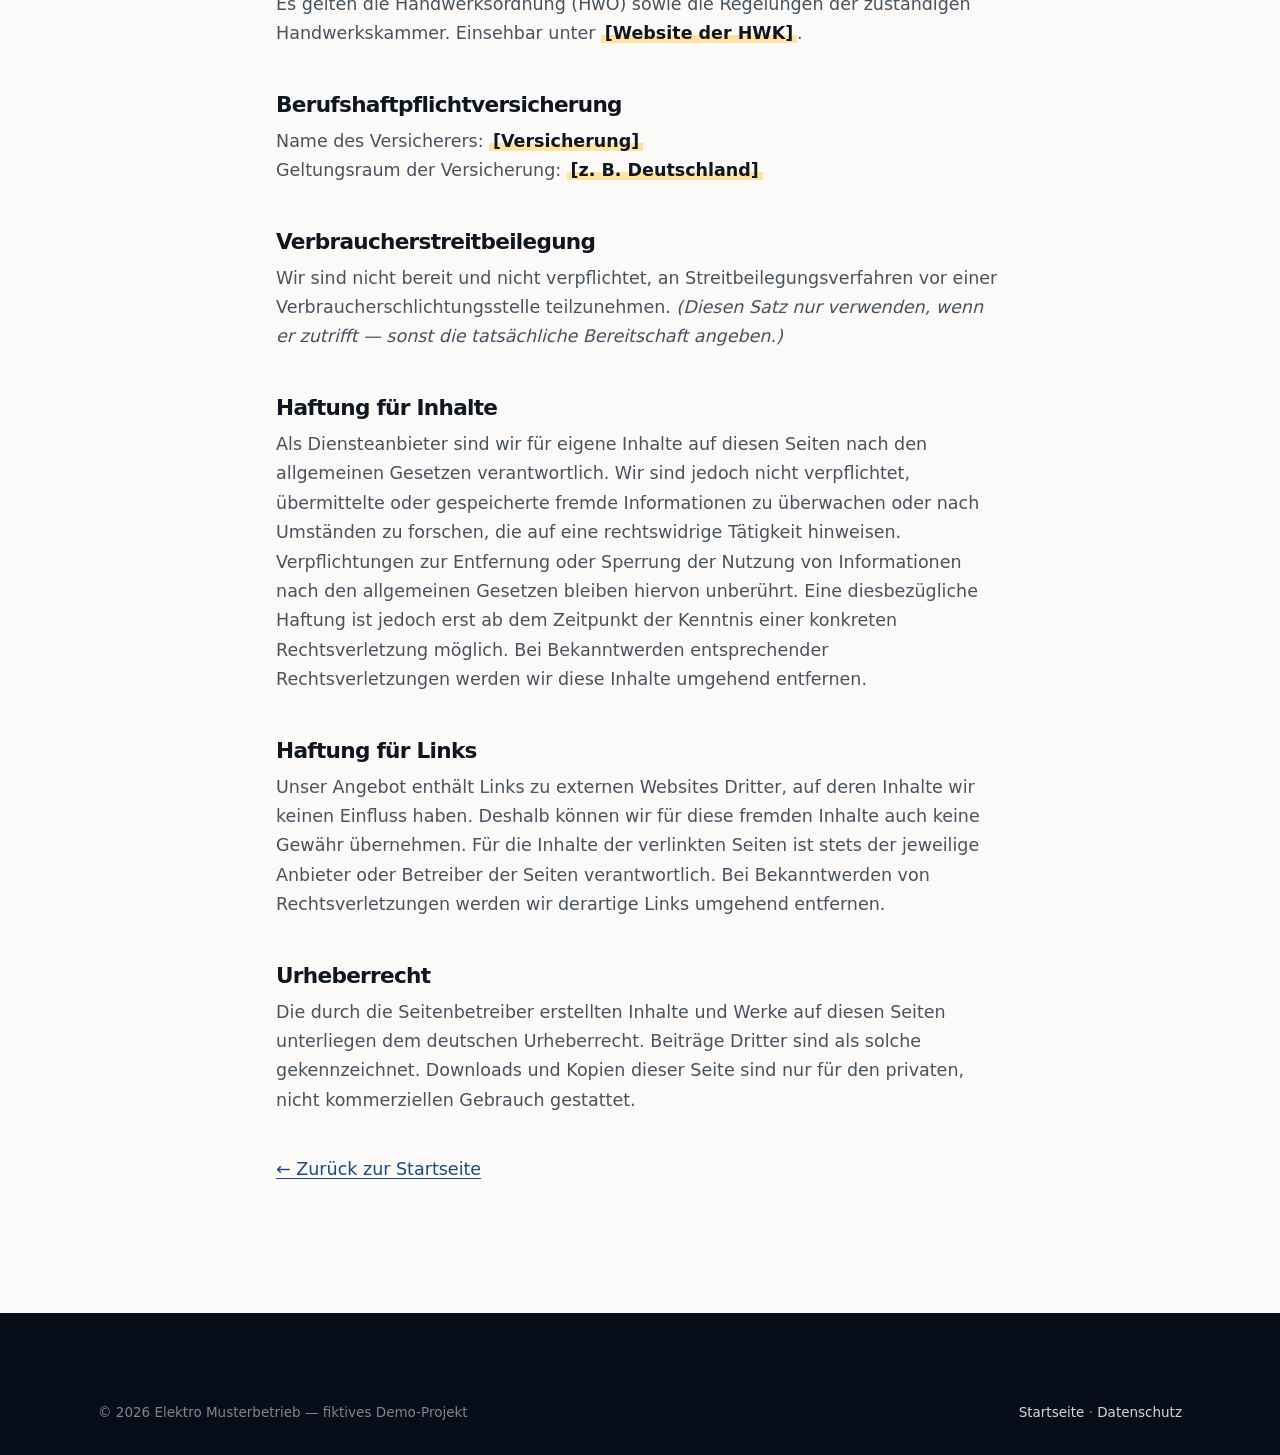
<file: impressum.html>
<!DOCTYPE html>
<html lang="de">
<head>
<meta charset="utf-8">
<meta name="viewport" content="width=device-width, initial-scale=1">
<title>Impressum — Elektro Musterbetrieb (Demo)</title>
<meta name="robots" content="noindex, nofollow">
<link rel="stylesheet" href="style.css">
</head>
<body>

<a class="skip-link" href="#main">Zum Inhalt springen</a>

<div class="demo-bar">
  <strong>Demo-Website.</strong> Vorlage mit Platzhaltern — kein reales Unternehmen, keine gültigen Angaben.
</div>

<header class="site-header">
  <div class="wrap site-header__inner">
    <a class="logo" href="index.html">
      <span class="logo__mark" aria-hidden="true">
        <svg viewBox="0 0 24 24" fill="currentColor"><path d="M13 2 4.5 13.5H11L10 22l8.5-11.5H12L13 2z"/></svg>
      </span>
      <span>Elektro Musterbetrieb<small>Meisterbetrieb seit 1998</small></span>
    </a>
    <nav class="nav" aria-label="Hauptnavigation">
      <a href="index.html">Zurück zur Startseite</a>
    </nav>
  </div>
</header>

<main id="main" class="section">
  <div class="wrap legal">

    <h1>Impressum</h1>

    <div class="notice">
      <p><strong>Vorlage, kein fertiger Rechtstext.</strong> Alle gelb markierten Stellen
      müssen durch die echten Angaben des Betriebs ersetzt werden. Ein Impressum ist
      nach § 5 DDG für geschäftsmäßige Websites Pflicht, und fehlerhafte Angaben sind
      in Deutschland ein häufiger Abmahngrund.</p>
      <p>Lass den fertigen Text vor dem Livegang von deinem Kunden mit dessen
      Steuerberatung oder einer Anwältin bzw. einem Anwalt prüfen. Ich bin keine
      Rechtsberatung, und ob die Angaben im Einzelfall vollständig sind, kann ich
      dir nicht verbindlich sagen.</p>
    </div>

    <h2>Angaben gemäß § 5 DDG</h2>
    <p>
      <span class="placeholder">[Firmenname laut Gewerbeanmeldung]</span><br>
      <span class="placeholder">[Rechtsform, z. B. Einzelunternehmen / GmbH]</span><br>
      <span class="placeholder">[Straße und Hausnummer]</span><br>
      <span class="placeholder">[PLZ und Ort]</span>
    </p>

    <h2>Vertreten durch</h2>
    <p><span class="placeholder">[Vor- und Nachname der vertretungsberechtigten Person]</span></p>

    <h2>Kontakt</h2>
    <p>
      Telefon: <span class="placeholder">[Telefonnummer]</span><br>
      E-Mail: <span class="placeholder">[E-Mail-Adresse]</span>
    </p>

    <h2>Registereintrag</h2>
    <p>
      <em>Nur bei eingetragenen Unternehmen erforderlich — sonst diesen Abschnitt entfernen.</em><br>
      Registergericht: <span class="placeholder">[Amtsgericht]</span><br>
      Registernummer: <span class="placeholder">[HRA/HRB-Nummer]</span>
    </p>

    <h2>Umsatzsteuer-Identifikationsnummer</h2>
    <p>
      USt-IdNr. gemäß § 27 a UStG: <span class="placeholder">[USt-IdNr.]</span><br>
      <em>Bei Kleinunternehmerregelung nach § 19 UStG entfällt dieser Abschnitt.
      Stattdessen wird üblicherweise die Steuernummer angegeben.</em>
    </p>

    <h2>Berufsrechtliche Angaben</h2>
    <p>
      <em>Für zulassungspflichtige Handwerke (u. a. Elektrotechnik) verpflichtend:</em><br>
      Gesetzliche Berufsbezeichnung: <span class="placeholder">[z. B. Elektrotechnikermeister]</span><br>
      Verliehen in: Bundesrepublik Deutschland<br>
      Zuständige Handwerkskammer: <span class="placeholder">[Name und Anschrift der HWK]</span><br>
      Eintragung in die Handwerksrolle: <span class="placeholder">[Nummer]</span><br>
      Es gelten die Handwerksordnung (HwO) sowie die Regelungen der zuständigen
      Handwerkskammer. Einsehbar unter <span class="placeholder">[Website der HWK]</span>.
    </p>

    <h2>Berufshaftpflichtversicherung</h2>
    <p>
      Name des Versicherers: <span class="placeholder">[Versicherung]</span><br>
      Geltungsraum der Versicherung: <span class="placeholder">[z. B. Deutschland]</span>
    </p>

    <h2>Verbraucherstreitbeilegung</h2>
    <p>
      Wir sind nicht bereit und nicht verpflichtet, an Streitbeilegungsverfahren vor
      einer Verbraucherschlichtungsstelle teilzunehmen.
      <em>(Diesen Satz nur verwenden, wenn er zutrifft — sonst die tatsächliche
      Bereitschaft angeben.)</em>
    </p>

    <h2>Haftung für Inhalte</h2>
    <p>
      Als Diensteanbieter sind wir für eigene Inhalte auf diesen Seiten nach den
      allgemeinen Gesetzen verantwortlich. Wir sind jedoch nicht verpflichtet,
      übermittelte oder gespeicherte fremde Informationen zu überwachen oder nach
      Umständen zu forschen, die auf eine rechtswidrige Tätigkeit hinweisen.
      Verpflichtungen zur Entfernung oder Sperrung der Nutzung von Informationen
      nach den allgemeinen Gesetzen bleiben hiervon unberührt. Eine diesbezügliche
      Haftung ist jedoch erst ab dem Zeitpunkt der Kenntnis einer konkreten
      Rechtsverletzung möglich. Bei Bekanntwerden entsprechender Rechtsverletzungen
      werden wir diese Inhalte umgehend entfernen.
    </p>

    <h2>Haftung für Links</h2>
    <p>
      Unser Angebot enthält Links zu externen Websites Dritter, auf deren Inhalte wir
      keinen Einfluss haben. Deshalb können wir für diese fremden Inhalte auch keine
      Gewähr übernehmen. Für die Inhalte der verlinkten Seiten ist stets der jeweilige
      Anbieter oder Betreiber der Seiten verantwortlich. Bei Bekanntwerden von
      Rechtsverletzungen werden wir derartige Links umgehend entfernen.
    </p>

    <h2>Urheberrecht</h2>
    <p>
      Die durch die Seitenbetreiber erstellten Inhalte und Werke auf diesen Seiten
      unterliegen dem deutschen Urheberrecht. Beiträge Dritter sind als solche
      gekennzeichnet. Downloads und Kopien dieser Seite sind nur für den privaten,
      nicht kommerziellen Gebrauch gestattet.
    </p>

    <p style="margin-top:2.5rem"><a href="index.html">← Zurück zur Startseite</a></p>

  </div>
</main>

<footer class="site-footer">
  <div class="wrap">
    <div class="footer-bottom" style="margin-top:0;border-top:0;padding-top:0">
      <span>© 2026 Elektro Musterbetrieb — fiktives Demo-Projekt</span>
      <span><a href="index.html">Startseite</a> · <a href="datenschutz.html">Datenschutz</a></span>
    </div>
  </div>
</footer>

</body>
</html>
</file>
<file: style.css>
/* Farben, Abstaende und Schatten zentral - fuer ein neues Kundenprojekt
   reichen die --brand-* und --accent Werte hier oben. */
:root {
  --brand-900: #060d18;
  --brand-800: #0b1729;
  --brand-700: #12243d;
  --brand-500: #1d4a7a;
  --brand-300: #5b93cc;
  --accent:    #f0b429;

  --accent-600: #d99b12;
  --accent-200: #ffe3a3;

  --ink:        #10161f;
  --ink-soft:   #47535f;
  --ink-faint:  #7b8794;
  --paper:      #fbfaf8;
  --paper-alt:  #f3f1ed;
  --line:       #e3e0da;
  --line-soft:  #eeece7;

  --r-sm: 8px;
  --r-md: 14px;
  --r-lg: 22px;
  --r-xl: 32px;

  --sh-1: 0 1px 2px rgb(10 18 30 / 6%),
          0 2px 6px rgb(10 18 30 / 4%);
  --sh-2: 0 1px 2px rgb(10 18 30 / 5%),
          0 6px 16px rgb(10 18 30 / 6%),
          0 16px 40px rgb(10 18 30 / 6%);
  --sh-3: 0 2px 4px rgb(10 18 30 / 6%),
          0 12px 28px rgb(10 18 30 / 9%),
          0 32px 72px rgb(10 18 30 / 12%);
  --sh-gold: 0 8px 28px rgb(240 180 41 / 32%);

  --wrap: 1180px;
  --wrap-narrow: 860px;
  --gutter: clamp(1.25rem, 4vw, 3rem);

  --ease-out:  cubic-bezier(.22, 1, .36, 1);
  --ease-soft: cubic-bezier(.4, 0, .2, 1);
  --ease-back: cubic-bezier(.34, 1.56, .64, 1);

  --font: "Segoe UI", system-ui, -apple-system, Roboto, "Helvetica Neue", Arial, sans-serif;
  --font-quote: Georgia, "Times New Roman", serif;

  /* feine Koernung als Data-URI statt Bilddatei, spart einen Request */
  --grain: url("data:image/svg+xml,%3Csvg xmlns='http://www.w3.org/2000/svg' width='140' height='140'%3E%3Cfilter id='n'%3E%3CfeTurbulence type='fractalNoise' baseFrequency='.85' numOctaves='4' stitchTiles='stitch'/%3E%3C/filter%3E%3Crect width='100%25' height='100%25' filter='url(%23n)' opacity='.35'/%3E%3C/svg%3E");
}

/* Reset */

*, *::before, *::after { box-sizing: border-box; }

html {
  scroll-behavior: smooth;
  scroll-padding-top: 92px;
  -webkit-text-size-adjust: 100%;
}

body {
  margin: 0;
  font-family: var(--font);
  font-size: clamp(1rem, .95rem + .22vw, 1.0938rem);
  line-height: 1.68;
  color: var(--ink);
  background: var(--paper);
  overflow-x: hidden;
  -webkit-font-smoothing: antialiased;
  -moz-osx-font-smoothing: grayscale;
}

img, svg { max-width: 100%; display: block; }
img { height: auto; }

:where(a, button, input, textarea, select, summary):focus-visible {
  outline: 3px solid var(--accent);
  outline-offset: 3px;
  border-radius: 4px;
}

::selection { background: var(--accent-200); color: var(--brand-900); }

.skip-link {
  position: absolute; left: -9999px; top: 0; z-index: 200;
  background: var(--brand-800); color: #fff;
  padding: .875rem 1.5rem; border-radius: 0 0 var(--r-sm) 0;
  font-weight: 600; text-decoration: none;
}
.skip-link:focus { left: 0; }

.visually-hidden {
  position: absolute; width: 1px; height: 1px;
  margin: -1px; padding: 0; overflow: hidden;
  clip: rect(0 0 0 0); white-space: nowrap; border: 0;
}

.demo-bar {
  position: relative; z-index: 90;
  background: linear-gradient(90deg, #2a2114, #3a2d18, #2a2114);
  color: var(--accent-200);
  font-size: .8125rem; letter-spacing: .01em; text-align: center;
  padding: .6rem var(--gutter);
}
.demo-bar strong { color: #fff; }

/* Typografie */

h1, h2, h3, h4 {
  margin: 0 0 .5em;
  font-weight: 800;
  line-height: 1.08;
  letter-spacing: -.033em;
  text-wrap: balance;
}

h1 { font-size: clamp(2.35rem, 1.3rem + 4.6vw, 4.75rem); }
h2 { font-size: clamp(1.85rem, 1.3rem + 2.3vw, 3rem); }
h3 { font-size: clamp(1.1rem, 1.03rem + .3vw, 1.3rem); letter-spacing: -.02em; }

p { margin: 0 0 1.1em; text-wrap: pretty; }
p:last-child { margin-bottom: 0; }

a { color: var(--brand-500); text-underline-offset: .18em; }

.lede {
  font-size: clamp(1.0625rem, 1rem + .4vw, 1.3rem);
  line-height: 1.6;
  color: var(--ink-soft);
  max-width: 58ch;
}

.eyebrow {
  display: inline-flex; align-items: center; gap: .7rem;
  margin-bottom: 1.1rem;
  font-size: .75rem; font-weight: 700;
  letter-spacing: .18em; text-transform: uppercase;
  color: var(--accent-600);
}
.eyebrow::before {
  content: "";
  width: 2.25rem; height: 2px;
  background: linear-gradient(90deg, var(--accent), transparent);
}
.eyebrow[data-num]::after {
  content: attr(data-num);
  font-size: .6875rem; letter-spacing: .1em;
  color: var(--ink-faint); font-variant-numeric: tabular-nums;
}
.hero .eyebrow { color: var(--accent); }
.hero .eyebrow[data-num]::after { color: rgb(255 255 255 / 45%); }

/* Layout */

.wrap { width: 100%; max-width: var(--wrap); margin-inline: auto; padding-inline: var(--gutter); }
.wrap--narrow { max-width: var(--wrap-narrow); }

.section { position: relative; padding-block: clamp(4.5rem, 10vw, 8.5rem); }
.section--alt { background: var(--paper-alt); }
.section--dark {
  background: var(--brand-900);
  color: rgb(255 255 255 / 75%);
}
.section--dark h2, .section--dark h3 { color: #fff; }

.section--alt::before,
.section--alt::after {
  content: ""; position: absolute; left: 0; right: 0; height: 1px;
  background: linear-gradient(90deg, transparent, var(--line), transparent);
}
.section--alt::before { top: 0; }
.section--alt::after  { bottom: 0; }

.section-head { max-width: 60ch; margin-bottom: clamp(2.75rem, 5vw, 4.5rem); }
.section-head p { color: var(--ink-soft); font-size: 1.0625rem; }
.section--dark .section-head p { color: rgb(255 255 255 / 68%); }

/* Animationen */

@keyframes rise {
  from { opacity: 0; transform: translate3d(0, 26px, 0); }
  to   { opacity: 1; transform: none; }
}
@keyframes fade {
  from { opacity: 0; }
  to   { opacity: 1; }
}
@keyframes drift {
  0%   { transform: translate3d(0, 0, 0) scale(1); }
  33%  { transform: translate3d(4%, -5%, 0) scale(1.09); }
  66%  { transform: translate3d(-3%, 4%, 0) scale(.95); }
  100% { transform: translate3d(0, 0, 0) scale(1); }
}
@keyframes sheen {
  from { transform: translateX(-130%) skewX(-18deg); }
  to   { transform: translateX(320%) skewX(-18deg); }
}
@keyframes pulse-ring {
  0%   { box-shadow: 0 0 0 0 rgb(240 180 41 / 55%); }
  70%  { box-shadow: 0 0 0 16px rgb(240 180 41 / 0%); }
  100% { box-shadow: 0 0 0 0 rgb(240 180 41 / 0%); }
}
@keyframes marquee {
  from { transform: translateX(0); }
  to   { transform: translateX(-50%); }
}
@keyframes spark {
  0%, 100% { opacity: .25; }
  50%      { opacity: 1; }
}

/* Ausgangszustand nur wenn JS laeuft - ohne die Klasse js auf <html>
   bliebe der Inhalt sonst dauerhaft unsichtbar. */
.js [data-reveal] {
  opacity: 0;
  transform: translate3d(0, 28px, 0);
  transition:
    opacity .8s var(--ease-out),
    transform .8s var(--ease-out);
  transition-delay: var(--delay, 0ms);
  will-change: opacity, transform;
}
.js [data-reveal="left"]  { transform: translate3d(-30px, 0, 0); }
.js [data-reveal="right"] { transform: translate3d(30px, 0, 0); }
.js [data-reveal="zoom"]  { transform: scale(.94); }

.js [data-reveal].is-in {
  opacity: 1;
  transform: none;
}

@media (prefers-reduced-motion: reduce) {
  html { scroll-behavior: auto; }
  *, *::before, *::after {
    animation-duration: .01ms !important;
    animation-iteration-count: 1 !important;
    transition-duration: .01ms !important;
  }
  .js [data-reveal] { opacity: 1 !important; transform: none !important; }
}

.progress {
  position: fixed; inset: 0 0 auto 0; z-index: 120;
  height: 3px; transform-origin: 0 50%; transform: scaleX(0);
  background: linear-gradient(90deg, var(--accent), var(--accent-200));
  pointer-events: none;
}

/* Buttons */

.btn {
  position: relative; overflow: hidden;
  display: inline-flex; align-items: center; justify-content: center; gap: .6rem;
  padding: 1rem 1.75rem;
  border: 1.5px solid transparent; border-radius: 999px;
  font: inherit; font-weight: 650; letter-spacing: -.01em;
  text-decoration: none; cursor: pointer; white-space: nowrap;
  transition:
    transform .3s var(--ease-back),
    box-shadow .3s var(--ease-out),
    background-color .25s var(--ease-soft),
    border-color .25s var(--ease-soft),
    color .25s var(--ease-soft);
}
.btn > * { position: relative; z-index: 1; }
.btn svg { width: 1.15em; height: 1.15em; flex: none; }

.btn::after {
  content: ""; position: absolute; inset: 0; z-index: 0;
  background: linear-gradient(90deg, transparent, rgb(255 255 255 / 45%), transparent);
  transform: translateX(-130%) skewX(-18deg);
}
.btn:hover::after { animation: sheen .85s var(--ease-out); }

.btn:hover  { transform: translateY(-2px); }
.btn:active { transform: translateY(0); transition-duration: .06s; }

.btn--primary {
  background: linear-gradient(180deg, #f8c748, var(--accent));
  color: #241a05;
  box-shadow: var(--sh-gold);
}
.btn--primary:hover { box-shadow: 0 12px 34px rgb(240 180 41 / 45%); }

.btn--solid {
  background: var(--brand-800); color: #fff;
  box-shadow: var(--sh-2);
}
.btn--solid:hover { background: var(--brand-700); box-shadow: var(--sh-3); }

.btn--ghost {
  background: rgb(255 255 255 / 6%); color: #fff;
  border-color: rgb(255 255 255 / 28%);
  backdrop-filter: blur(6px);
}
.btn--ghost:hover { background: rgb(255 255 255 / 14%); border-color: rgb(255 255 255 / 55%); }

.btn--outline {
  background: transparent; color: var(--brand-800);
  border-color: var(--line);
}
.btn--outline:hover { border-color: var(--brand-800); background: #fff; }

.btn--sm { padding: .7rem 1.3rem; font-size: .9375rem; }

/* Kopfbereich */

.site-header {
  position: sticky; top: 0; z-index: 100;
  background: rgb(251 250 248 / 82%);
  backdrop-filter: blur(14px) saturate(140%);
  border-bottom: 1px solid transparent;
  transition: border-color .35s var(--ease-soft), background-color .35s var(--ease-soft), box-shadow .35s var(--ease-soft);
}
.site-header.is-stuck {
  background: rgb(251 250 248 / 94%);
  border-bottom-color: var(--line);
  box-shadow: 0 6px 24px rgb(10 18 30 / 6%);
}

.site-header__inner {
  display: flex; align-items: center; justify-content: space-between;
  gap: 1.5rem; min-height: 84px;
  transition: min-height .35s var(--ease-soft);
}
.site-header.is-stuck .site-header__inner { min-height: 68px; }

.logo {
  display: inline-flex; align-items: center; gap: .75rem;
  color: var(--brand-800); text-decoration: none;
  font-weight: 800; font-size: 1.0625rem; letter-spacing: -.025em;
  line-height: 1.15;
}
.logo__mark {
  position: relative; display: grid; place-items: center;
  width: 42px; height: 42px; flex: none;
  border-radius: 12px;
  background: linear-gradient(145deg, var(--brand-700), var(--brand-900));
  color: var(--accent);
  box-shadow: var(--sh-1), inset 0 1px 0 rgb(255 255 255 / 12%);
  transition: transform .45s var(--ease-back);
}
.logo:hover .logo__mark { transform: rotate(-8deg) scale(1.07); }
.logo__mark svg { width: 21px; height: 21px; }
.logo__mark::after {
  content: ""; position: absolute; inset: 0; border-radius: inherit;
  background: var(--accent); opacity: 0; filter: blur(14px); z-index: -1;
  transition: opacity .45s var(--ease-out);
}
.logo:hover .logo__mark::after { opacity: .5; }

.logo small {
  display: block; margin-top: 1px;
  font-size: .6875rem; font-weight: 600; letter-spacing: .09em;
  text-transform: uppercase; color: var(--ink-faint);
}

.nav { display: flex; align-items: center; gap: clamp(1.25rem, 2.4vw, 2.25rem); }

.nav__links { display: flex; align-items: center; gap: clamp(1.25rem, 2.4vw, 2.25rem); }
.nav__links a {
  position: relative;
  color: var(--ink); text-decoration: none;
  font-weight: 600; font-size: .9375rem; letter-spacing: -.01em;
  padding-block: .35rem;
}
.nav__links a::after {
  content: ""; position: absolute; left: 0; right: 0; bottom: 0;
  height: 2px; border-radius: 2px; background: var(--accent);
  transform: scaleX(0); transform-origin: 50%;
  transition: transform .38s var(--ease-out);
}
.nav__links a:hover::after,
.nav__links a.is-current::after { transform: scaleX(1); }

@media (max-width: 900px) {
  .nav__links { display: none; }
}
@media (max-width: 520px) {
  .nav .btn span { display: none; }
  .nav .btn { padding: .7rem .9rem; }
}

/* Hero */

.hero {
  position: relative; isolation: isolate; overflow: hidden;
  background: var(--brand-900);
  color: #fff;
  padding-block: clamp(4.5rem, 11vw, 9rem) clamp(4rem, 9vw, 7rem);
}

.hero__aura { position: absolute; inset: -25%; z-index: -3; filter: blur(70px); opacity: .62; }
.hero__aura span {
  position: absolute; display: block; border-radius: 50%;
  animation: drift 26s var(--ease-soft) infinite;
}
.hero__aura span:nth-child(1) {
  width: 46vw; height: 46vw; top: 2%; left: 52%;
  background: radial-gradient(circle, #2f7ec4, transparent 66%);
}
.hero__aura span:nth-child(2) {
  width: 38vw; height: 38vw; top: 38%; left: 8%;
  background: radial-gradient(circle, #1b3f6b, transparent 68%);
  animation-duration: 34s; animation-direction: reverse;
}
.hero__aura span:nth-child(3) {
  width: 26vw; height: 26vw; top: 8%; left: 22%;
  background: radial-gradient(circle, rgb(240 180 41 / 42%), transparent 70%);
  animation-duration: 30s; animation-delay: -8s;
}

.hero__grid {
  position: absolute; inset: 0; z-index: -2; opacity: .16;
  background-image:
    linear-gradient(rgb(255 255 255 / 9%) 1px, transparent 1px),
    linear-gradient(90deg, rgb(255 255 255 / 9%) 1px, transparent 1px);
  background-size: 68px 68px;
  mask-image: radial-gradient(ellipse 85% 65% at 50% 22%, #000 20%, transparent 78%);
}

.hero::after {
  content: ""; position: absolute; inset: 0; z-index: -1;
  background-image: var(--grain);
  opacity: .5; mix-blend-mode: overlay; pointer-events: none;
}

.hero__inner { max-width: 60ch; }

.hero h1 { color: #fff; margin-bottom: .35em; }
.hero h1 em {
  position: relative; font-style: normal;
  background: linear-gradient(100deg, var(--accent) 20%, var(--accent-200) 55%, var(--accent) 85%);
  -webkit-background-clip: text; background-clip: text;
  -webkit-text-fill-color: transparent; color: transparent;
}

.hero__lede { color: rgb(255 255 255 / 74%); max-width: 50ch; }

.hero__actions { display: flex; flex-wrap: wrap; gap: .9rem; margin-top: 2.5rem; }
.hero__actions .btn--primary { animation: pulse-ring 3.2s ease-out 2s infinite; }

.hero__trust {
  display: flex; flex-wrap: wrap; gap: 1rem 2.5rem;
  margin: 3.25rem 0 0; padding: 1.75rem 0 0;
  list-style: none;
  border-top: 1px solid rgb(255 255 255 / 13%);
}
.hero__trust li {
  display: flex; align-items: center; gap: .6rem;
  font-size: .9375rem; font-weight: 600; color: rgb(255 255 255 / 84%);
}
.hero__trust svg { width: 1.35rem; height: 1.35rem; color: var(--accent); flex: none; }

.hero__scroll {
  position: absolute; left: 50%; bottom: 1.75rem; z-index: 2;
  transform: translateX(-50%);
  display: grid; place-items: center; gap: .5rem;
  font-size: .6875rem; letter-spacing: .16em; text-transform: uppercase;
  color: rgb(255 255 255 / 42%); text-decoration: none;
}
.hero__scroll i {
  display: block; width: 1px; height: 34px;
  background: linear-gradient(180deg, var(--accent), transparent);
}
@media (max-width: 900px) { .hero__scroll { display: none; } }

/* Laufband - der Track enthaelt die Eintraege doppelt, damit der Sprung
   bei translateX(-50%) am Schleifenende nicht auffaellt. */
.ticker {
  overflow: hidden; padding-block: 1.15rem;
  background: var(--brand-800); color: rgb(255 255 255 / 46%);
  border-block: 1px solid rgb(255 255 255 / 8%);
  mask-image: linear-gradient(90deg, transparent, #000 12%, #000 88%, transparent);
}
.ticker__track {
  display: flex; width: max-content; gap: 3.5rem;
  animation: marquee 42s linear infinite;
}
.ticker:hover .ticker__track { animation-play-state: paused; }
.ticker span {
  display: inline-flex; align-items: center; gap: 3.5rem;
  font-size: .8125rem; font-weight: 650;
  letter-spacing: .15em; text-transform: uppercase; white-space: nowrap;
}
.ticker span::after {
  content: ""; width: 5px; height: 5px; border-radius: 50%;
  background: var(--accent); opacity: .75;
}

/* Leistungen */

.cards {
  display: grid; gap: 1.5rem;
  grid-template-columns: repeat(auto-fit, minmax(295px, 1fr));
}

.card {
  position: relative; isolation: isolate; overflow: hidden;
  padding: 2.25rem 2rem;
  background: #fff;
  border: 1px solid var(--line-soft);
  border-radius: var(--r-lg);
  box-shadow: var(--sh-1);
  transition:
    transform .5s var(--ease-out),
    box-shadow .5s var(--ease-out),
    border-color .5s var(--ease-out);
}

.card::before {
  content: ""; position: absolute; inset: -1px; z-index: -1;
  border-radius: inherit; opacity: 0;
  background: radial-gradient(
    340px circle at var(--mx, 50%) var(--my, 0%),
    rgb(240 180 41 / 15%), transparent 62%);
  transition: opacity .5s var(--ease-out);
}
.card:hover {
  transform: translateY(-6px);
  border-color: var(--accent-200);
  box-shadow: var(--sh-3);
}
.card:hover::before { opacity: 1; }

.card__icon {
  position: relative;
  display: grid; place-items: center;
  width: 56px; height: 56px; margin-bottom: 1.5rem;
  border-radius: 16px;
  background: linear-gradient(145deg, var(--paper-alt), #fff);
  border: 1px solid var(--line-soft);
  color: var(--brand-500);
  transition:
    transform .55s var(--ease-back),
    background-color .4s var(--ease-out),
    color .4s var(--ease-out),
    border-color .4s var(--ease-out);
}
.card:hover .card__icon {
  transform: translateY(-3px) rotate(-7deg) scale(1.06);
  background: linear-gradient(145deg, var(--brand-700), var(--brand-900));
  border-color: var(--brand-900);
  color: var(--accent);
}
.card__icon svg { width: 27px; height: 27px; }

.card h3 { margin-bottom: .45rem; }
.card p { color: var(--ink-soft); font-size: .9688rem; }

.card__no {
  position: absolute; top: 1.35rem; right: 1.6rem;
  font-size: .75rem; font-weight: 700; letter-spacing: .1em;
  color: var(--ink-faint); opacity: .5;
  font-variant-numeric: tabular-nums;
  transition: opacity .4s var(--ease-out), color .4s var(--ease-out);
}
.card:hover .card__no { opacity: 1; color: var(--accent-600); }

/* Kennzahlen */

.stats {
  display: grid; gap: 2.5rem 1.5rem;
  grid-template-columns: repeat(auto-fit, minmax(180px, 1fr));
}
.stat { text-align: center; position: relative; }
.stat + .stat::before {
  content: ""; position: absolute; left: -.75rem; top: 12%; bottom: 12%;
  width: 1px; background: rgb(255 255 255 / 12%);
}
@media (max-width: 700px) { .stat + .stat::before { display: none; } }

.stat__num {
  display: block;
  font-size: clamp(2.6rem, 1.6rem + 3.4vw, 4rem);
  font-weight: 800; letter-spacing: -.045em; line-height: 1;
  color: #fff;
  font-variant-numeric: tabular-nums;
}
.stat__num em {
  font-style: normal; color: var(--accent);
}
.stat__label {
  display: block; margin-top: .7rem;
  font-size: .8125rem; font-weight: 600;
  letter-spacing: .13em; text-transform: uppercase;
  color: rgb(255 255 255 / 52%);
}

/* Ablauf */

.steps {
  position: relative;
  display: grid; gap: 2.75rem;
  grid-template-columns: repeat(auto-fit, minmax(215px, 1fr));
  list-style: none; margin: 0; padding: 0;
  counter-reset: step;
}

.steps::before {
  content: ""; position: absolute;
  top: 27px; left: 0; right: 0; height: 2px;
  background: var(--line);
}
.steps::after {
  content: ""; position: absolute;
  top: 27px; left: 0; height: 2px;
  width: 100%; transform: scaleX(0); transform-origin: 0 50%;
  background: linear-gradient(90deg, var(--accent), var(--accent-600));
  transition: transform 1.9s var(--ease-out) .25s;
}
.steps.is-in::after { transform: scaleX(1); }
@media (max-width: 760px) {
  .steps::before, .steps::after { display: none; }
}

.step { position: relative; counter-increment: step; }
.step::before {
  content: counter(step, decimal-leading-zero);
  position: relative; z-index: 1;
  display: grid; place-items: center;
  width: 56px; height: 56px; margin-bottom: 1.4rem;
  border-radius: 50%;
  background: var(--paper-alt);
  border: 2px solid var(--line);
  color: var(--ink-faint);
  font-size: .9375rem; font-weight: 800; letter-spacing: .02em;
  font-variant-numeric: tabular-nums;
  transition:
    background-color .5s var(--ease-out),
    border-color .5s var(--ease-out),
    color .5s var(--ease-out),
    transform .5s var(--ease-back);
  transition-delay: var(--delay, 0ms);
}
.section--alt .step::before { background: var(--paper); }

.steps.is-in .step::before {
  background: linear-gradient(160deg, var(--accent-200), var(--accent));
  border-color: var(--accent);
  color: #241a05;
  transform: scale(1.06);
}

.step h3 { margin-bottom: .35rem; }
.step p { color: var(--ink-soft); font-size: .9375rem; }

/* Referenzen */

.gallery {
  display: grid; gap: 1.25rem;
  grid-template-columns: repeat(auto-fit, minmax(280px, 1fr));
}

.shot {
  position: relative; overflow: hidden;
  aspect-ratio: 4 / 3;
  border-radius: var(--r-lg);
  border: 1px solid var(--line-soft);
  box-shadow: var(--sh-1);
  display: grid; place-items: center;
  transition: transform .55s var(--ease-out), box-shadow .55s var(--ease-out);
}
.shot:hover { transform: translateY(-5px); box-shadow: var(--sh-3); }

.shot__ph {
  position: absolute; inset: 0;
  background:
    linear-gradient(135deg, var(--brand-700), var(--brand-900));
  transition: transform .8s var(--ease-out);
}
.shot:nth-child(2) .shot__ph { background: linear-gradient(135deg, #24405e, #0d1a2b); }
.shot:nth-child(3) .shot__ph { background: linear-gradient(135deg, #3a3320, #171207); }
.shot:hover .shot__ph { transform: scale(1.06); }

.shot__ph::after {
  content: ""; position: absolute; inset: 0;
  background-image: var(--grain); opacity: .4; mix-blend-mode: overlay;
}

.shot__label {
  position: relative; z-index: 1;
  display: grid; gap: .4rem; place-items: center;
  padding: 1.5rem; text-align: center;
  color: rgb(255 255 255 / 78%);
}
.shot__label strong {
  font-size: 1.0625rem; font-weight: 700; color: #fff; letter-spacing: -.02em;
}
.shot__label span {
  font-size: .75rem; letter-spacing: .13em; text-transform: uppercase;
  color: var(--accent);
}
.shot__label small {
  font-size: .8125rem; color: rgb(255 255 255 / 55%);
}

/* Stimmen */

.quotes {
  display: grid; gap: 1.5rem;
  grid-template-columns: repeat(auto-fit, minmax(300px, 1fr));
}

.quote {
  position: relative;
  padding: 2.5rem 2rem 2rem;
  background: #fff;
  border: 1px solid var(--line-soft);
  border-radius: var(--r-lg);
  box-shadow: var(--sh-1);
  transition: transform .5s var(--ease-out), box-shadow .5s var(--ease-out);
}
.quote:hover { transform: translateY(-4px); box-shadow: var(--sh-2); }

.quote::before {
  content: "\201C";
  position: absolute; top: -.15em; left: 1.35rem;
  font-family: var(--font-quote);
  font-size: 5.5rem; line-height: 1;
  color: var(--accent); opacity: .28;
}
.quote blockquote {
  margin: 0 0 1.4rem;
  font-family: var(--font-quote);
  font-size: 1.0625rem; line-height: 1.65; color: var(--ink);
}
.quote figcaption {
  display: flex; align-items: center; gap: .8rem;
  padding-top: 1.1rem; border-top: 1px solid var(--line-soft);
  font-size: .875rem;
}
.quote__avatar {
  display: grid; place-items: center;
  width: 40px; height: 40px; flex: none; border-radius: 50%;
  background: linear-gradient(145deg, var(--brand-500), var(--brand-800));
  color: #fff; font-weight: 700; font-size: .875rem; letter-spacing: .02em;
}
.quote figcaption strong { display: block; color: var(--ink); }
.quote figcaption span { color: var(--ink-faint); font-size: .8125rem; }

.stars { display: flex; gap: .15rem; margin-bottom: .9rem; color: var(--accent); }
.stars svg { width: 1rem; height: 1rem; }

/* FAQ */

.faq { display: grid; gap: .75rem; }

.faq details {
  background: #fff;
  border: 1px solid var(--line-soft);
  border-radius: var(--r-md);
  box-shadow: var(--sh-1);
  overflow: hidden;
  transition: border-color .35s var(--ease-out), box-shadow .35s var(--ease-out);
}
.faq details[open] { border-color: var(--accent-200); box-shadow: var(--sh-2); }

.faq summary {
  display: flex; align-items: center; justify-content: space-between; gap: 1.25rem;
  padding: 1.35rem 1.6rem;
  font-weight: 650; font-size: 1.0313rem; letter-spacing: -.015em;
  cursor: pointer; list-style: none;
  transition: color .3s var(--ease-out);
}
.faq summary::-webkit-details-marker { display: none; }
.faq summary:hover { color: var(--brand-500); }

.faq summary i {
  position: relative; flex: none;
  width: 26px; height: 26px; border-radius: 50%;
  background: var(--paper-alt);
  transition: background-color .35s var(--ease-out), transform .45s var(--ease-back);
}
.faq summary i::before,
.faq summary i::after {
  content: ""; position: absolute; top: 50%; left: 50%;
  width: 11px; height: 2px; border-radius: 2px;
  background: var(--ink-soft);
  transform: translate(-50%, -50%);
  transition: transform .45s var(--ease-back), background-color .35s var(--ease-out);
}
.faq summary i::after { transform: translate(-50%, -50%) rotate(90deg); }

.faq details[open] summary i { background: var(--accent); transform: rotate(180deg); }
.faq details[open] summary i::before,
.faq details[open] summary i::after { background: #241a05; }
.faq details[open] summary i::after { transform: translate(-50%, -50%) rotate(0deg); }

/* Hoehenanimation ueber grid-template-rows, braucht keine feste Pixelhoehe */
.faq__body {
  display: grid; grid-template-rows: 0fr;
  transition: grid-template-rows .45s var(--ease-out);
}
.faq details[open] .faq__body { grid-template-rows: 1fr; }
.faq__body > div { overflow: hidden; }
.faq__body p {
  padding: 0 1.6rem 1.5rem;
  color: var(--ink-soft); font-size: .9688rem;
}

/* Kontakt */

.contact {
  display: grid; gap: clamp(2.5rem, 5vw, 4rem);
  grid-template-columns: repeat(auto-fit, minmax(310px, 1fr));
  align-items: start;
}

.contact-list { display: grid; gap: 1.4rem; list-style: none; margin: 2.25rem 0 0; padding: 0; }
.contact-list li { display: flex; gap: 1rem; align-items: flex-start; }
.contact-list i {
  display: grid; place-items: center; flex: none;
  width: 42px; height: 42px; border-radius: 12px;
  background: var(--paper-alt); border: 1px solid var(--line-soft);
  color: var(--brand-500);
  transition: background-color .4s var(--ease-out), color .4s var(--ease-out), transform .45s var(--ease-back);
}
.contact-list li:hover i {
  background: var(--brand-800); color: var(--accent); transform: scale(1.07);
}
.contact-list svg { width: 20px; height: 20px; }
.contact-list strong {
  display: block; margin-bottom: .1rem;
  font-size: .6875rem; font-weight: 700;
  letter-spacing: .13em; text-transform: uppercase; color: var(--ink-faint);
}
.contact-list a, .contact-list span.val {
  color: var(--ink); text-decoration: none;
  font-weight: 650; font-size: 1.0313rem; letter-spacing: -.015em;
}
.contact-list a:hover { color: var(--brand-500); }

.form {
  display: grid; gap: 1.25rem;
  padding: clamp(1.75rem, 3.5vw, 2.5rem);
  background: #fff;
  border: 1px solid var(--line-soft);
  border-radius: var(--r-xl);
  box-shadow: var(--sh-2);
}
.field { display: grid; gap: .45rem; }
.field label { font-weight: 650; font-size: .9063rem; letter-spacing: -.01em; }
.field input, .field textarea {
  font: inherit; color: var(--ink);
  padding: .875rem 1rem;
  background: var(--paper);
  border: 1.5px solid var(--line);
  border-radius: var(--r-sm);
  width: 100%;
  transition: border-color .3s var(--ease-out), background-color .3s var(--ease-out), box-shadow .3s var(--ease-out);
}
.field input::placeholder, .field textarea::placeholder { color: var(--ink-faint); }
.field input:focus, .field textarea:focus {
  background: #fff; border-color: var(--brand-500);
  box-shadow: 0 0 0 4px rgb(29 74 122 / 10%);
  outline: none;
}
.field textarea { resize: vertical; min-height: 135px; }

.field--check { grid-template-columns: auto 1fr; align-items: start; gap: .7rem; }
.field--check input { width: 1.2rem; height: 1.2rem; margin-top: .18rem; accent-color: var(--brand-500); }
.field--check label { font-weight: 400; font-size: .875rem; color: var(--ink-soft); line-height: 1.55; }

.form__note { font-size: .8125rem; color: var(--ink-faint); margin: 0; }

/* Fusszeile */

.site-footer {
  position: relative; overflow: hidden;
  background: var(--brand-900); color: rgb(255 255 255 / 62%);
  padding-block: clamp(3.5rem, 7vw, 5.5rem) 2rem;
  font-size: .9375rem;
}
.site-footer::before {
  content: ""; position: absolute; inset: 0;
  background-image: var(--grain); opacity: .4; mix-blend-mode: overlay; pointer-events: none;
}
.site-footer a { color: rgb(255 255 255 / 82%); text-decoration: none; transition: color .3s var(--ease-out); }
.site-footer a:hover { color: var(--accent); }
.site-footer h3 {
  margin-bottom: 1.1rem; color: #fff;
  font-size: .75rem; font-weight: 700;
  letter-spacing: .16em; text-transform: uppercase;
}
.footer-grid {
  display: grid; gap: 2.5rem;
  grid-template-columns: repeat(auto-fit, minmax(190px, 1fr));
}
.footer-grid ul { display: grid; gap: .65rem; list-style: none; margin: 0; padding: 0; }
.footer-bottom {
  display: flex; flex-wrap: wrap; gap: .6rem 2rem; justify-content: space-between;
  margin-top: 3.25rem; padding-top: 1.75rem;
  border-top: 1px solid rgb(255 255 255 / 12%);
  font-size: .8438rem; color: rgb(255 255 255 / 48%);
}
.footer-badge {
  display: inline-flex; align-items: center; gap: .45rem;
}
.footer-badge b {
  width: 6px; height: 6px; border-radius: 50%; background: #4ade80;
  animation: spark 2.4s ease-in-out infinite;
}

/* Anrufleiste, nur auf schmalen Bildschirmen */
.call-bar {
  position: fixed; inset: auto 0 0 0; z-index: 110;
  display: none; gap: .6rem; padding: .7rem;
  background: rgb(251 250 248 / 94%);
  backdrop-filter: blur(14px);
  border-top: 1px solid var(--line);
  box-shadow: 0 -6px 24px rgb(10 18 30 / 8%);
  transform: translateY(110%);
  transition: transform .45s var(--ease-out);
}
.call-bar.is-visible { transform: none; }
.call-bar .btn { flex: 1; padding: .875rem 1rem; }

@media (max-width: 900px) {
  .call-bar { display: flex; }
  body { padding-bottom: 4.75rem; }
}

/* Rechtstexte */

.legal { max-width: 74ch; }
.legal h1 { font-size: clamp(2rem, 1.5rem + 2vw, 2.85rem); margin-bottom: 1.5rem; }
.legal h2 { margin-top: 2.75rem; font-size: 1.35rem; }
.legal h2:first-of-type { margin-top: 0; }
.legal h3 { margin-top: 1.85rem; font-size: 1.0625rem; }
.legal ul { padding-left: 1.3rem; color: var(--ink-soft); }
.legal li { margin-bottom: .4rem; }
.legal p { color: var(--ink-soft); }
.legal code {
  background: var(--paper-alt); padding: .1em .4em;
  border-radius: 4px; font-size: .9em;
}

.placeholder {
  background: linear-gradient(180deg, transparent 58%, var(--accent-200) 58%);
  padding: 0 .22em; font-weight: 650; color: var(--ink);
}

.notice {
  margin-bottom: 2.5rem; padding: 1.4rem 1.6rem;
  background: #fff;
  border: 1px solid var(--line-soft);
  border-left: 4px solid var(--accent);
  border-radius: 0 var(--r-md) var(--r-md) 0;
  box-shadow: var(--sh-1);
  font-size: .9375rem;
}
.notice p { color: var(--ink-soft); }
</file>
